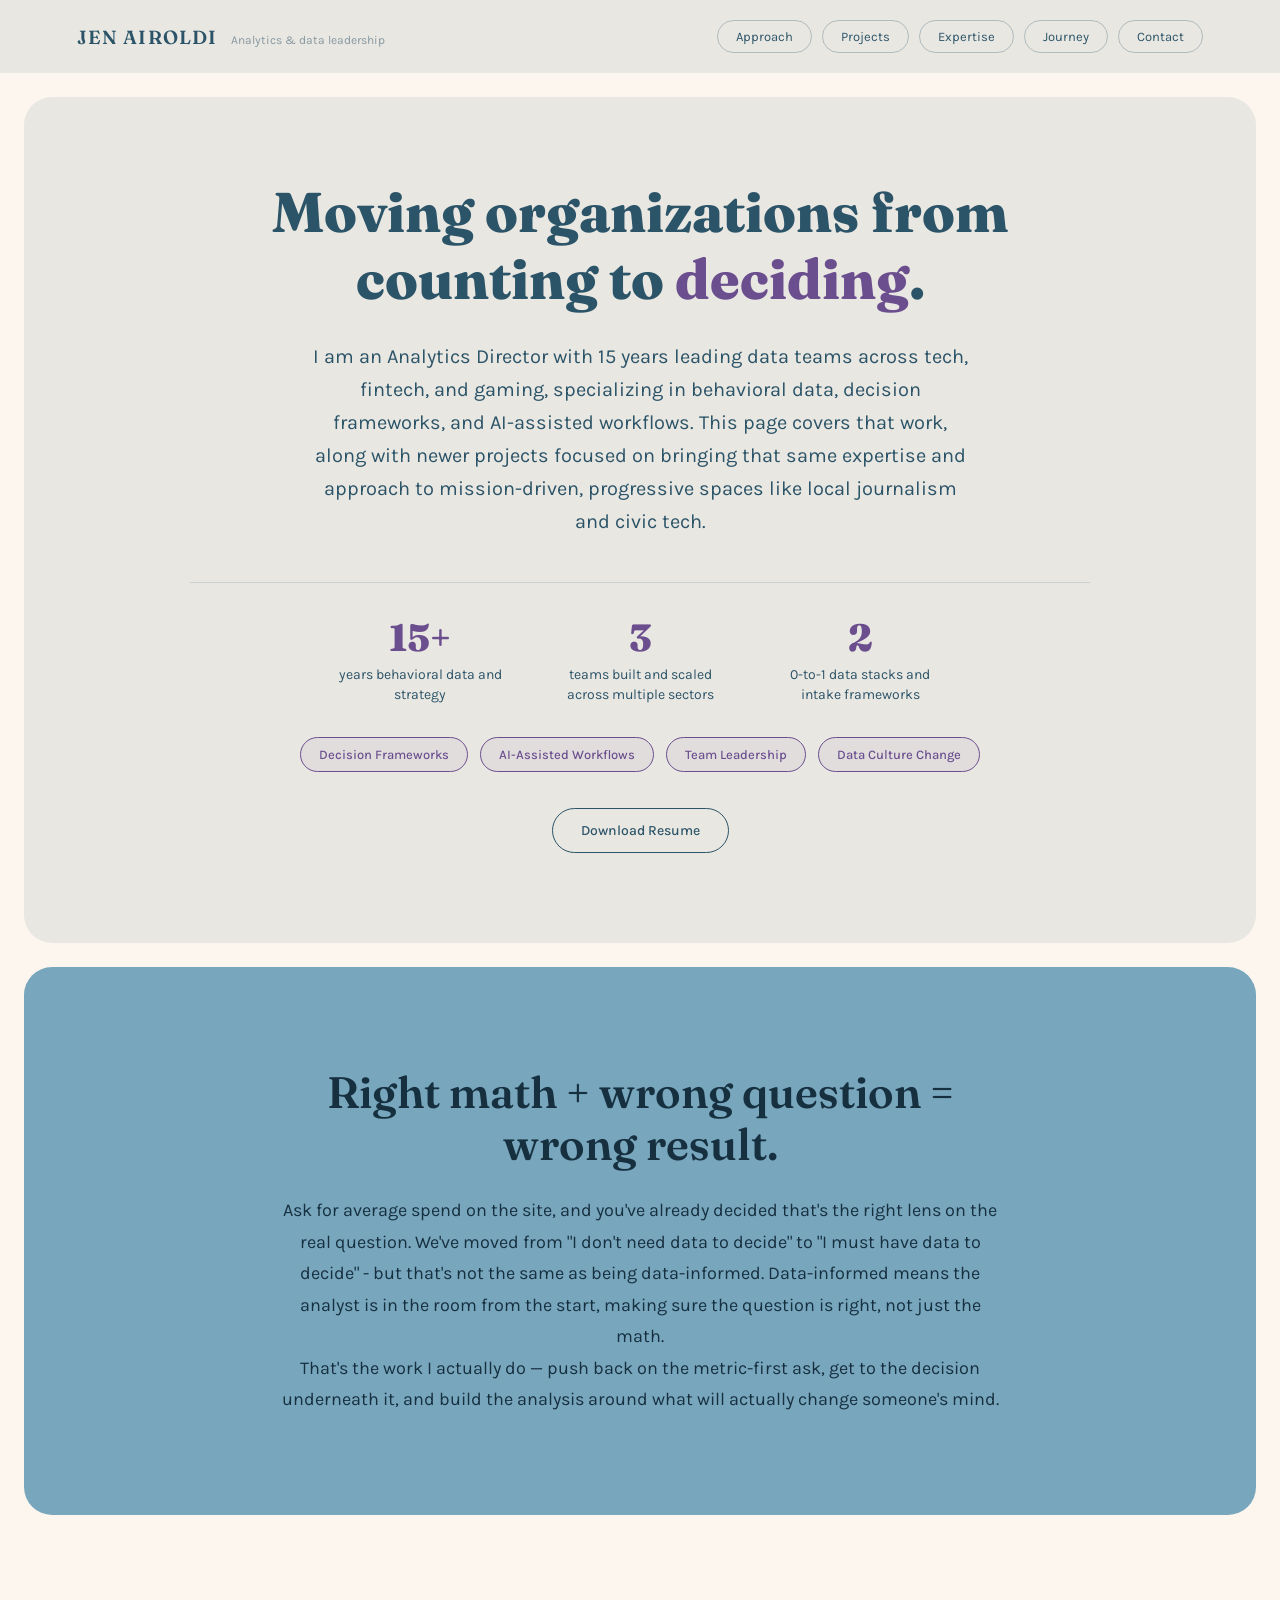
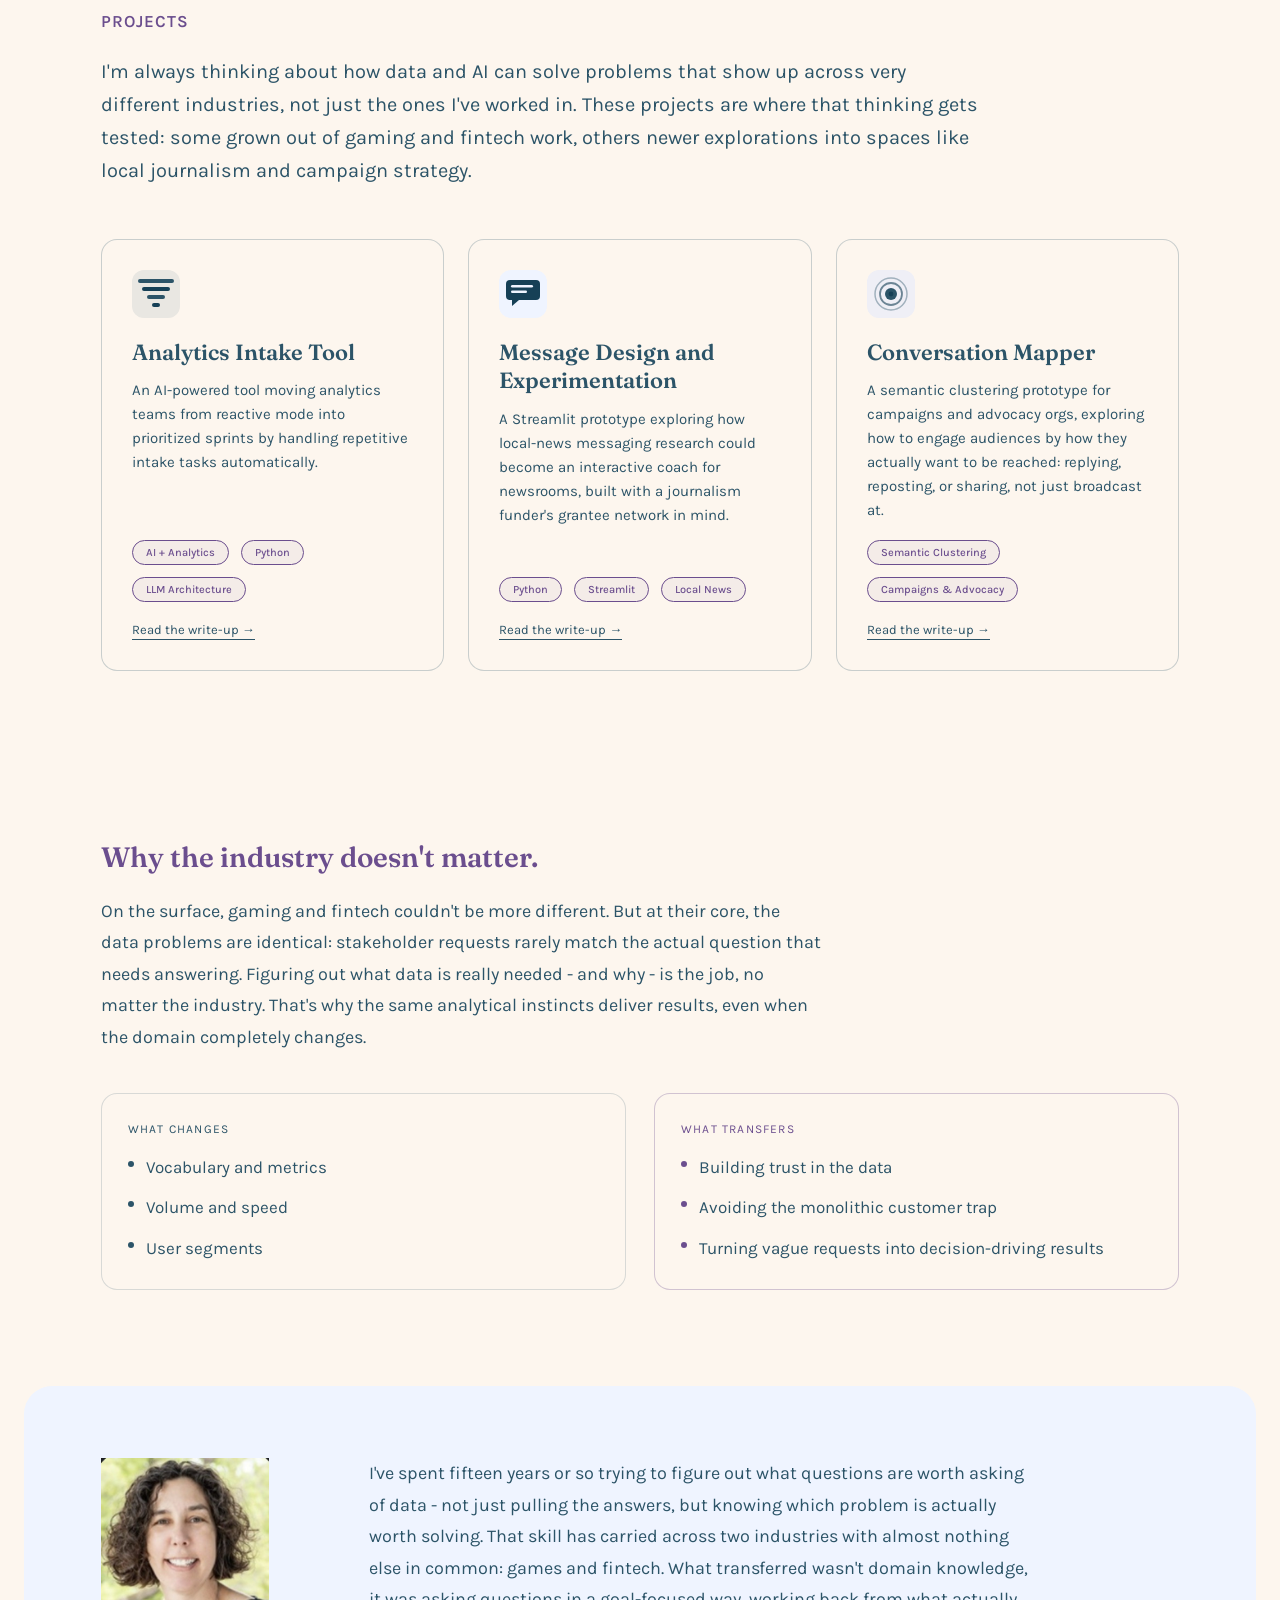
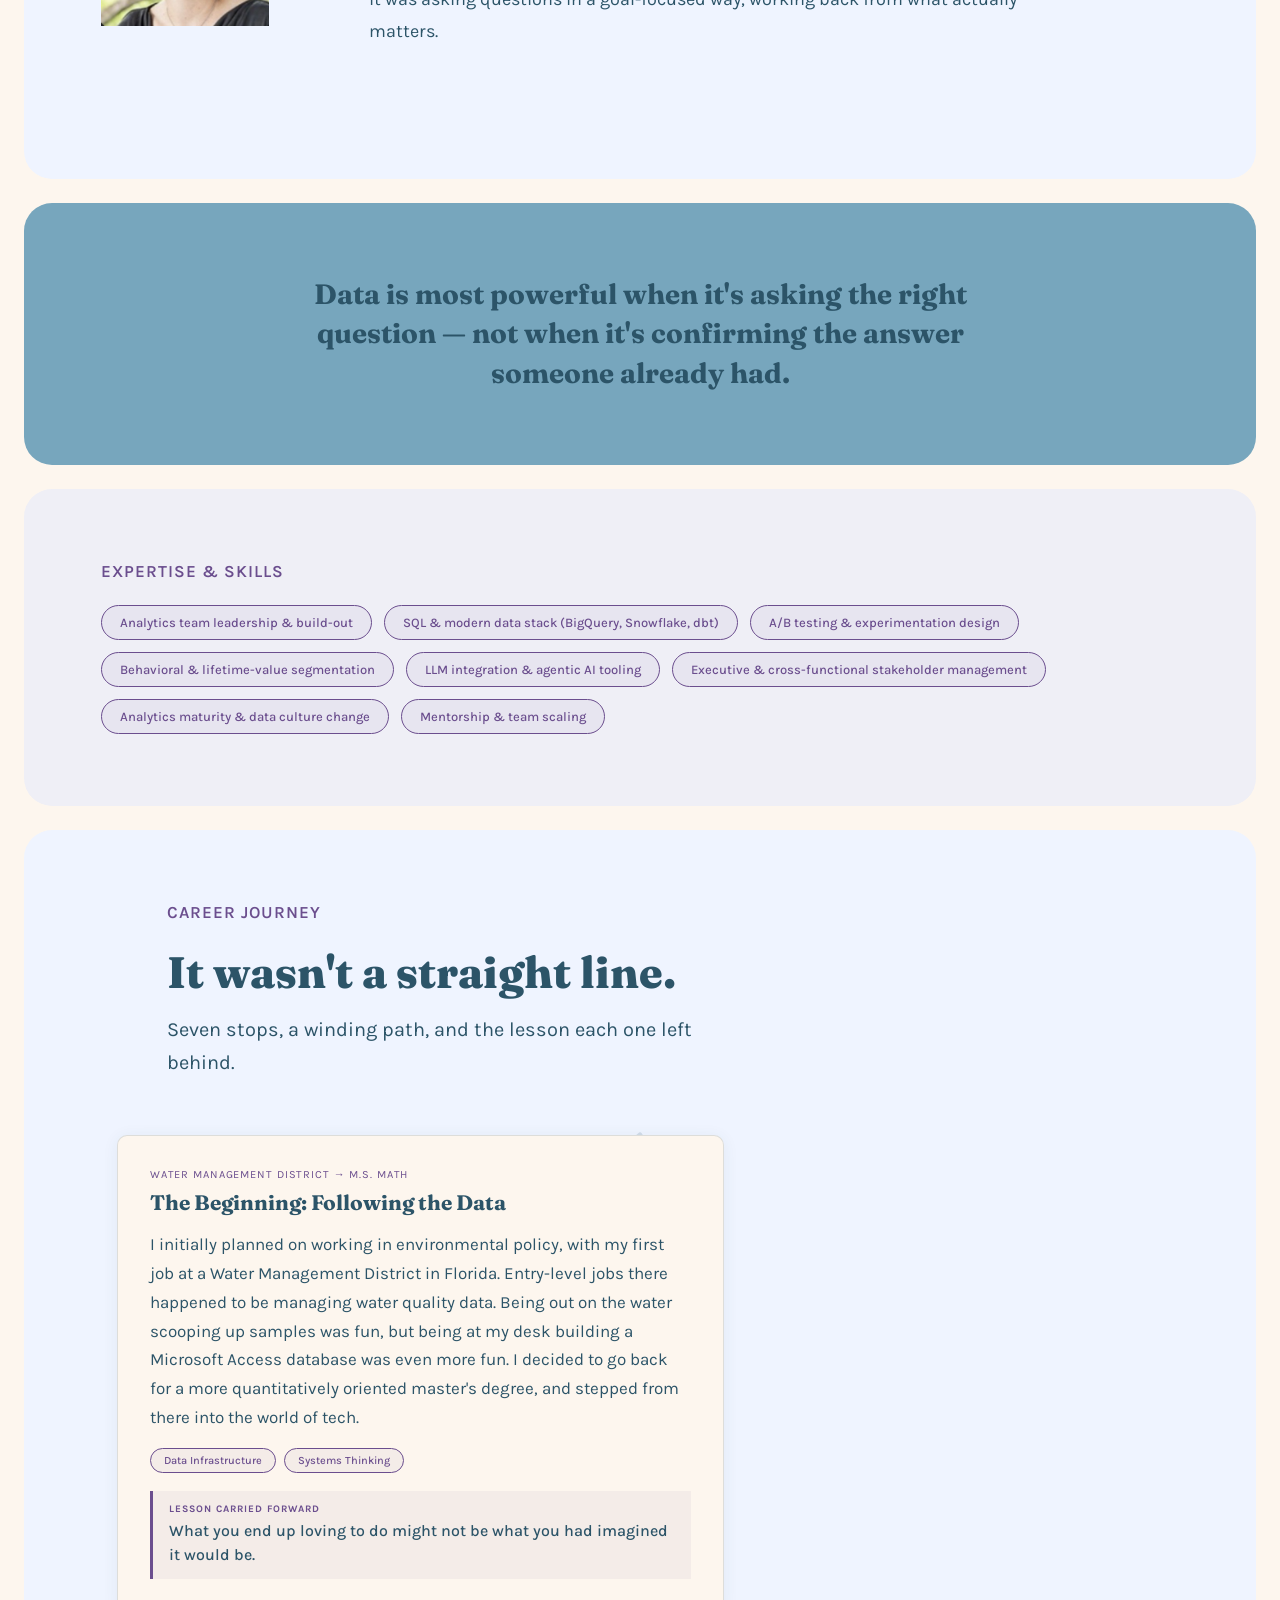
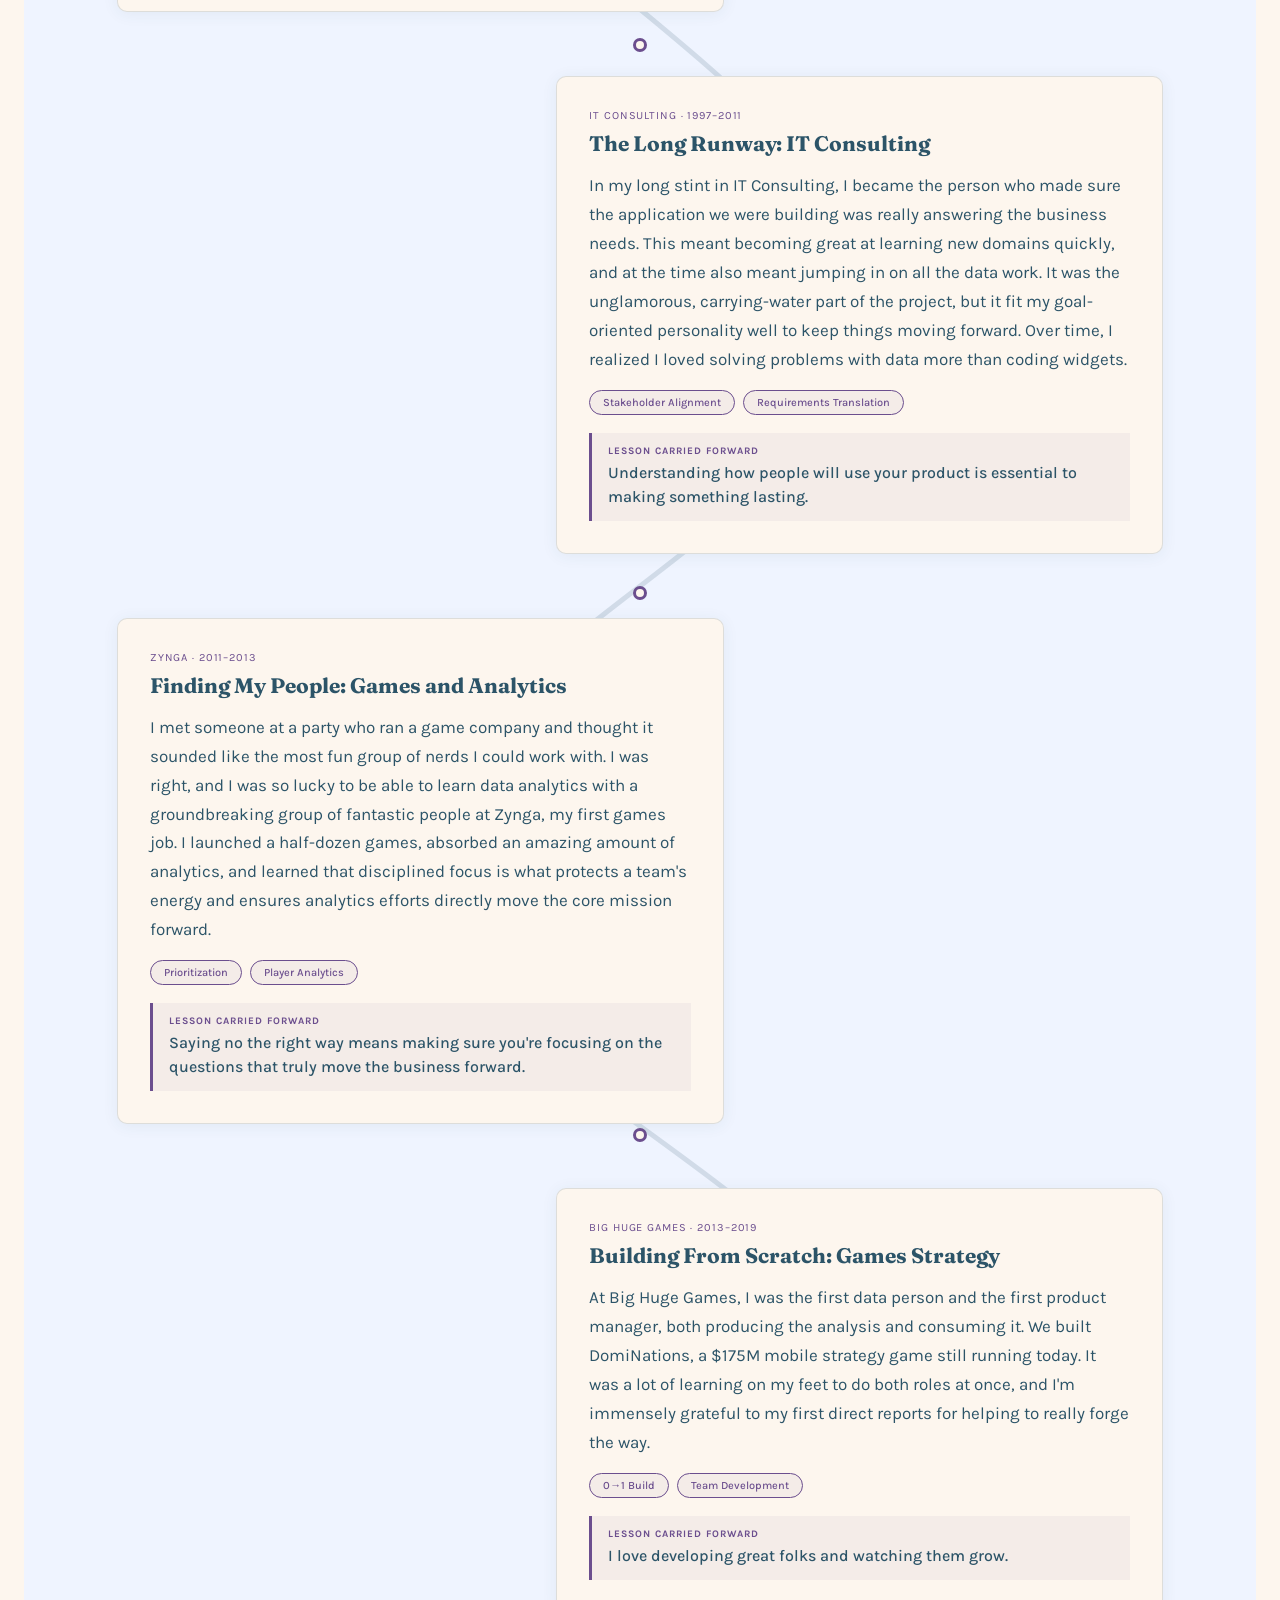
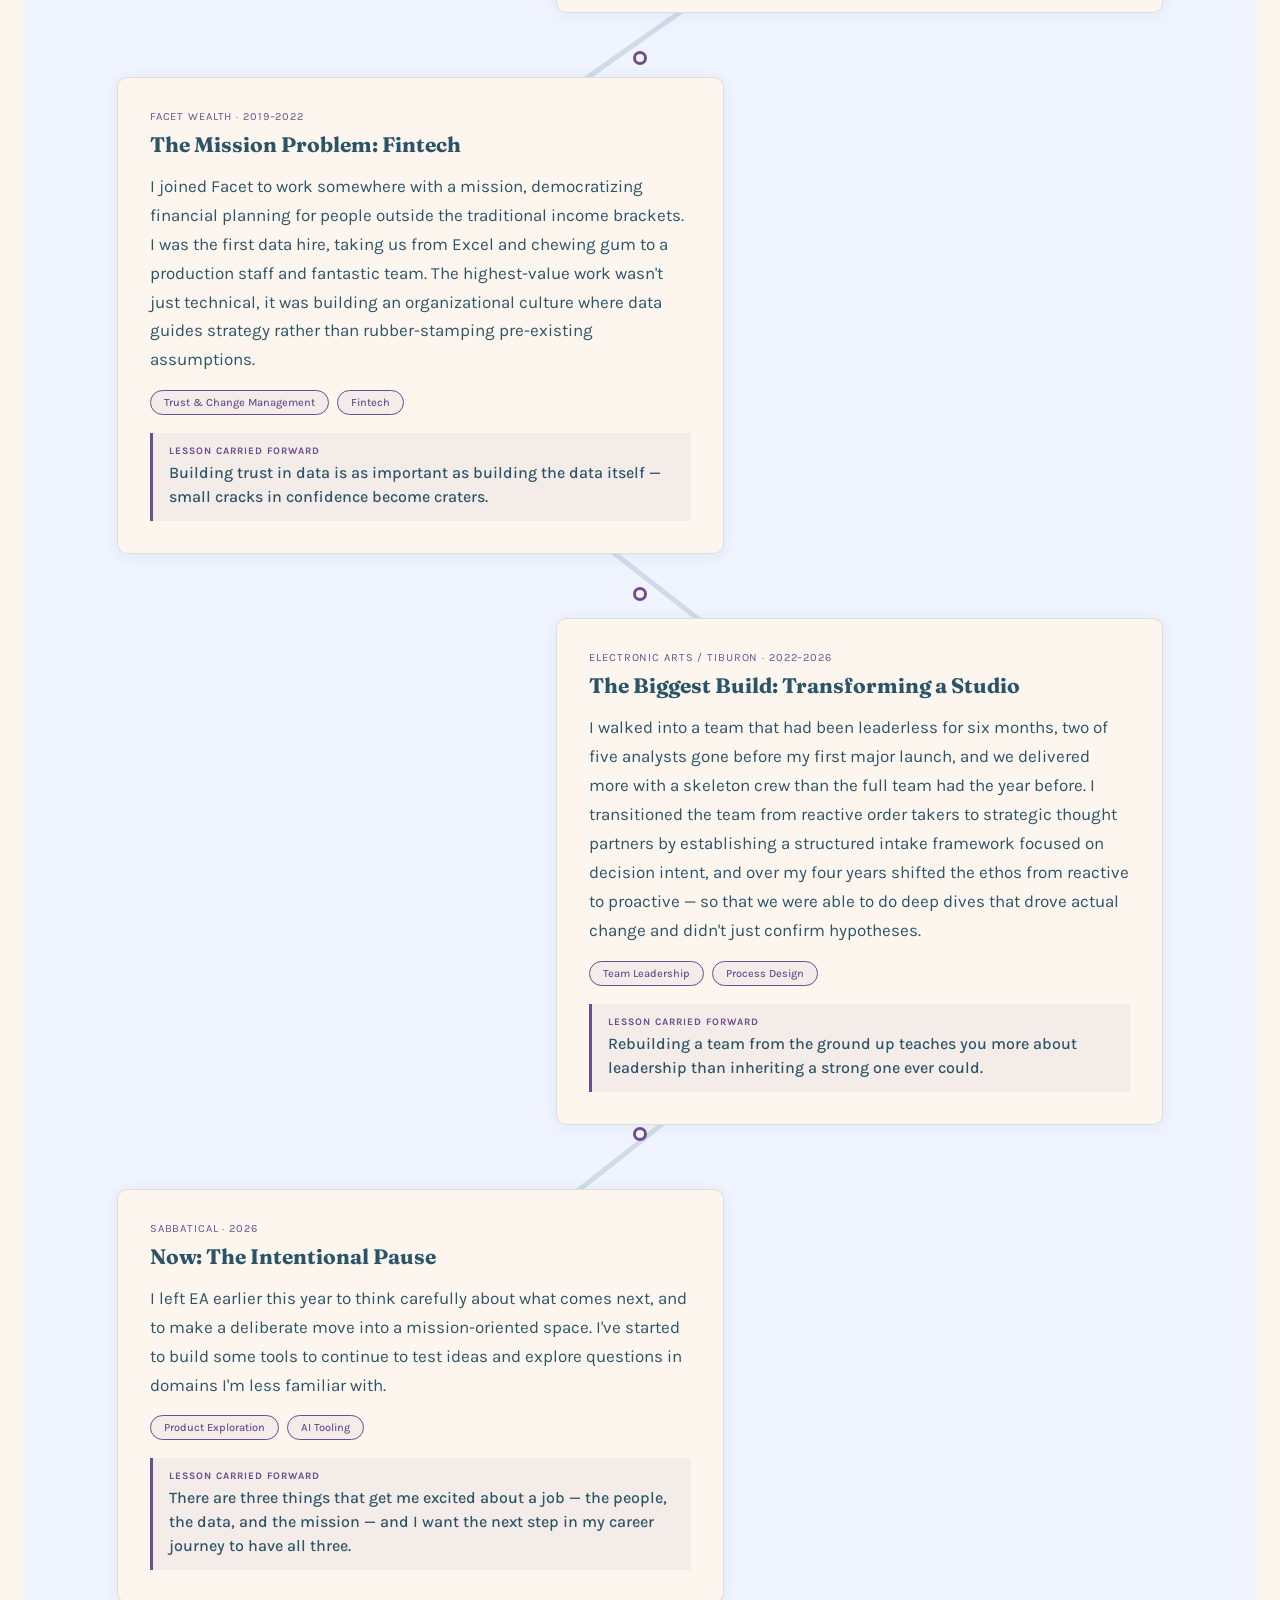
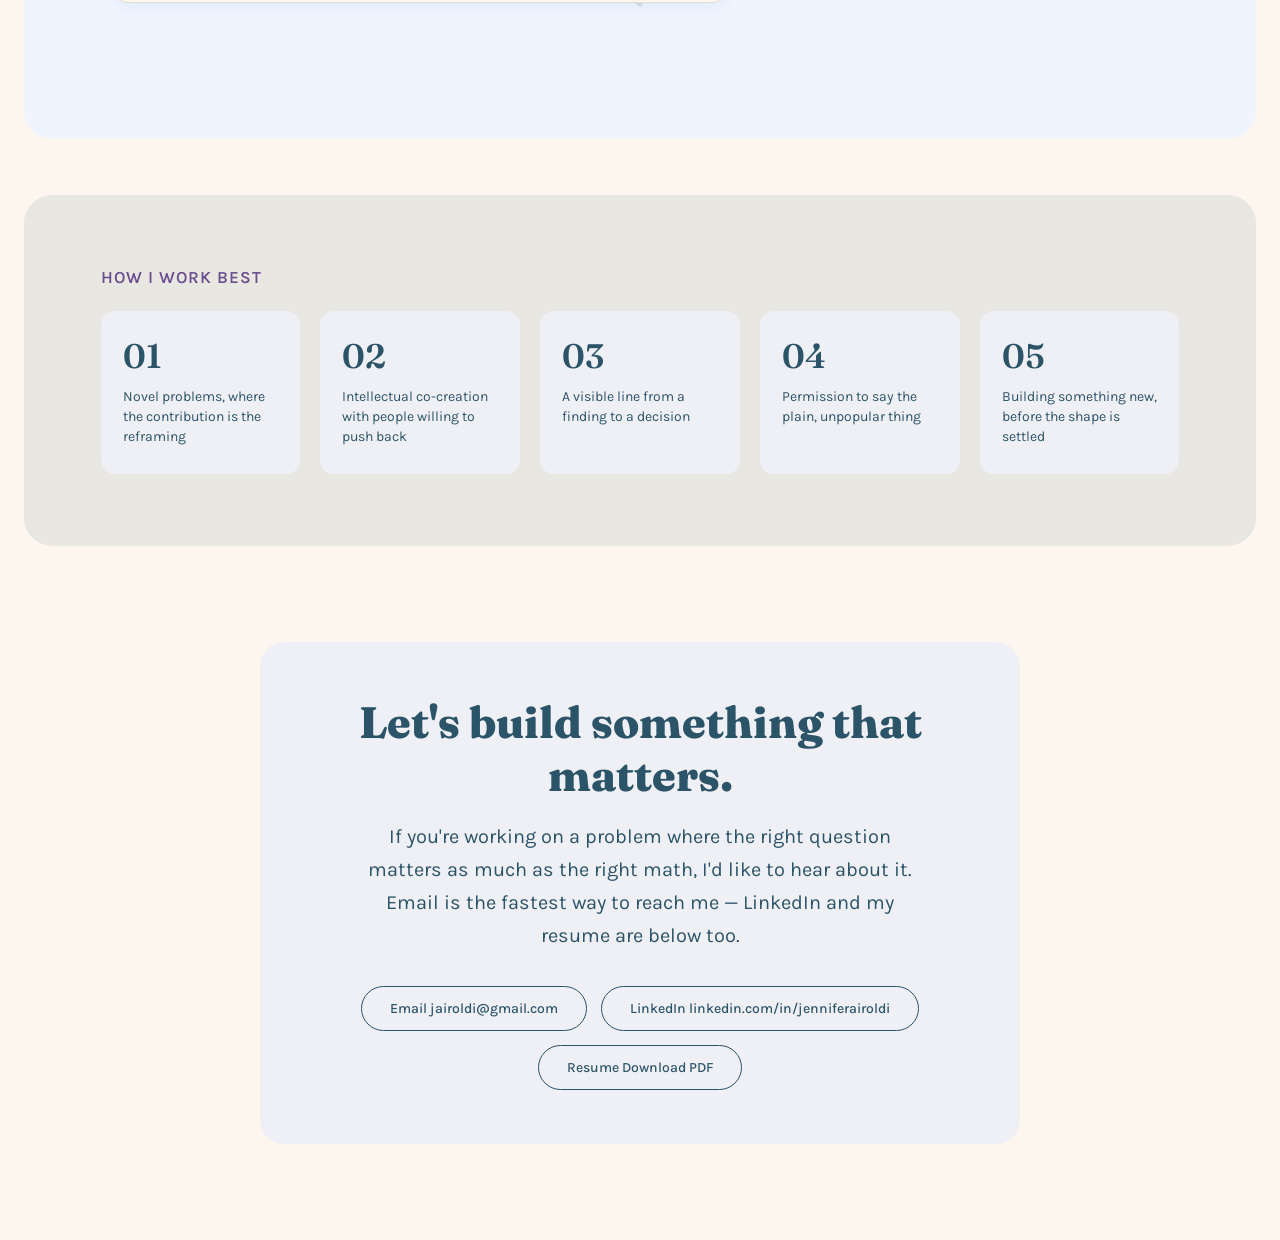
<file: index.html>
<!doctype html>
<html lang="en">
<head>
<meta charset="UTF-8">
<meta name="viewport" content="width=device-width, initial-scale=1.0">
<title>Jen Airoldi</title>
<meta name="description" content="15 years leading data teams across tech, fintech, and gaming — plus newer projects bringing that expertise to mission-driven spaces like local journalism and civic tech.">

<meta property="og:type" content="website">
<meta property="og:url" content="https://jenairoldi.com/">
<meta property="og:title" content="Jen Airoldi — Analytics Leadership & Data Strategy">
<meta property="og:description" content="15 years leading data teams across tech, fintech, and gaming — plus newer projects bringing that expertise to mission-driven spaces like local journalism and civic tech.">
<meta property="og:image" content="https://jenairoldi.com/og-image.png">
<meta property="og:image:width" content="1200">
<meta property="og:image:height" content="630">
<meta name="twitter:card" content="summary_large_image">
<meta name="twitter:title" content="Jen Airoldi — Analytics Leadership & Data Strategy">
<meta name="twitter:description" content="15 years leading data teams across tech, fintech, and gaming — plus newer projects bringing that expertise to mission-driven spaces like local journalism and civic tech.">
<meta name="twitter:image" content="https://jenairoldi.com/og-image.png">

<link rel="preconnect" href="https://fonts.googleapis.com">
<link rel="preconnect" href="https://fonts.gstatic.com" crossorigin>
<link href="https://fonts.googleapis.com/css2?family=Fraunces:opsz,wght@9..144,500;9..144,600;9..144,700&family=Karla:wght@400;500;700&display=swap" rel="stylesheet">
<link rel="stylesheet" href="style.css">
</head>
<body>

<nav class="nav">
  <div class="nav__brand-group">
    <a class="brand" href="#top">Jen Airoldi</a>
    <span class="nav__tagline">Analytics &amp; data leadership</span>
  </div>
  <div class="nav__side">
    <a href="#approach" class="nav-link" data-section="approach">Approach</a>
    <a href="#projects" class="nav-link" data-section="projects">Projects</a>
    <a href="#expertise" class="nav-link" data-section="expertise">Expertise</a>
    <a href="#journey" class="nav-link" data-section="journey">Journey</a>
    <a href="#contact" class="nav-link" data-section="contact">Contact</a>
  </div>
</nav>

<header class="hero" id="top">
  <h1>Moving organizations from counting to <span class="accent">deciding</span>.</h1>
  <p>I am an Analytics Director with 15 years leading data teams across tech, fintech, and gaming, specializing in behavioral data, decision frameworks, and AI-assisted workflows. This page covers that work, along with newer projects focused on bringing that same expertise and approach to mission-driven, progressive spaces like local journalism and civic tech.</p>

  <div class="stat-row">
    <div class="stat">
      <div class="stat__num">15+</div>
      <div class="stat__label">years behavioral data and strategy</div>
    </div>
    <div class="stat">
      <div class="stat__num">3</div>
      <div class="stat__label">teams built and scaled across multiple sectors</div>
    </div>
    <div class="stat">
      <div class="stat__num">2</div>
      <div class="stat__label">0-to-1 data stacks and intake frameworks</div>
    </div>
  </div>

  <div class="pill-group hero-focus-pills">
    <span class="pill pill--purple">Decision Frameworks</span>
    <span class="pill pill--teal">AI-Assisted Workflows</span>
    <span class="pill pill--purple">Team Leadership</span>
    <span class="pill pill--teal">Data Culture Change</span>
  </div>

  <a class="btn-pill" style="margin-top:36px;" href="Jennifer-Airoldi-Resume.pdf" target="_blank">Download Resume</a>
</header>

<!-- ============ APPROACH ============ -->
<section id="approach">
  <div class="block block--dusty js-reveal">
    <div class="block__inner focus-solo">
      <h2>Right math + wrong question = wrong result.</h2>
      <p>Ask for average spend on the site, and you've already decided that's the right lens on the real question. We've moved from "I don't need data to decide" to "I must have data to decide" - but that's not the same as being data-informed. Data-informed means the analyst is in the room from the start, making sure the question is right, not just the math.</p>
      <p>That's the work I actually do — push back on the metric-first ask, get to the decision underneath it, and build the analysis around what will actually change someone's mind.</p>
    </div>
  </div>

  <div class="block js-reveal" id="projects">
    <div class="block__inner">
      <div class="section-label">Projects</div>
      <p class="lede lede--wide">I'm always thinking about how data and AI can solve problems that show up across very different industries, not just the ones I've worked in. These projects are where that thinking gets tested: some grown out of gaming and fintech work, others newer explorations into spaces like local journalism and campaign strategy.</p>
      <div class="project-grid">

        <div class="project-card-v2">
          <div class="project-card-v2__icon">
            <svg viewBox="0 0 48 48" xmlns="http://www.w3.org/2000/svg" role="img" aria-label="Abstract narrowing funnel icon">
              <rect width="48" height="48" fill="#E9E7E2"/>
              <rect x="6" y="9" width="36" height="4" rx="2" fill="#2C5468"/>
              <rect x="10" y="17" width="28" height="4" rx="2" fill="#164056"/>
              <rect x="15" y="25" width="18" height="4" rx="2" fill="#2C5468"/>
              <rect x="20" y="33" width="8" height="4" rx="2" fill="#164056"/>
            </svg>
          </div>
          <div class="project-card-v2__title">Analytics Intake Tool</div>
          <p class="project-card-v2__teaser">An AI-powered tool moving analytics teams from reactive mode into prioritized sprints by handling repetitive intake tasks automatically.</p>
          <div class="pill-group">
            <span class="pill pill--sm pill--teal">AI + Analytics</span>
            <span class="pill pill--sm pill--purple">Python</span>
            <span class="pill pill--sm pill--teal">LLM Architecture</span>
          </div>
          <a class="project-card-v2__link" href="/intake-tool.html">Read the write-up →</a>
        </div>

        <div class="project-card-v2">
          <div class="project-card-v2__icon">
            <svg viewBox="0 0 48 48" xmlns="http://www.w3.org/2000/svg" role="img" aria-label="Abstract message bubble icon">
              <rect width="48" height="48" fill="#EFF4FF"/>
              <rect x="7" y="10" width="34" height="20" rx="4" fill="#164056"/>
              <polygon points="13,30 13,36 20,30" fill="#164056"/>
              <rect x="12" y="15" width="22" height="2.6" rx="1.3" fill="#EFF4FF"/>
              <rect x="12" y="20.5" width="16" height="2.6" rx="1.3" fill="#EFF4FF"/>
            </svg>
          </div>
          <div class="project-card-v2__title">Message Design and Experimentation</div>
          <p class="project-card-v2__teaser">A Streamlit prototype exploring how local-news messaging research could become an interactive coach for newsrooms, built with a journalism funder's grantee network in mind.</p>
          <div class="pill-group">
            <span class="pill pill--sm pill--teal">Python</span>
            <span class="pill pill--sm pill--purple">Streamlit</span>
            <span class="pill pill--sm pill--teal">Local News</span>
          </div>
          <a class="project-card-v2__link" href="/wtw-message-designer.html">Read the write-up →</a>
        </div>

        <div class="project-card-v2">
          <div class="project-card-v2__icon">
            <svg viewBox="0 0 48 48" xmlns="http://www.w3.org/2000/svg" role="img" aria-label="Abstract concentric circles icon">
              <rect width="48" height="48" fill="#EFEFF6"/>
              <circle cx="24" cy="24" r="16" fill="none" stroke="#2C5468" stroke-width="1.5" opacity="0.4"/>
              <circle cx="24" cy="24" r="11" fill="none" stroke="#164056" stroke-width="1.8" opacity="0.6"/>
              <circle cx="24" cy="24" r="6" fill="#2C5468"/>
              <circle cx="24" cy="24" r="2.4" fill="#164056"/>
            </svg>
          </div>
          <div class="project-card-v2__title">Conversation Mapper</div>
          <p class="project-card-v2__teaser">A semantic clustering prototype for campaigns and advocacy orgs, exploring how to engage audiences by how they actually want to be reached: replying, reposting, or sharing, not just broadcast at.</p>
          <div class="pill-group">
            <span class="pill pill--sm pill--purple">Semantic Clustering</span>
            <span class="pill pill--sm pill--teal">Campaigns &amp; Advocacy</span>
          </div>
          <a class="project-card-v2__link" href="/conversation-mapper.html">Read the write-up →</a>
        </div>

      </div>
    </div>
  </div>

  <div class="block js-reveal">
    <div class="block__inner">
      <h2 class="section-lead">Why the industry doesn't matter.</h2>
      <div class="transfer-intro">
        <p>On the surface, gaming and fintech couldn't be more different. But at their core, the data problems are identical: stakeholder requests rarely match the actual question that needs answering. Figuring out what data is really needed - and why - is the job, no matter the industry. That's why the same analytical instincts deliver results, even when the domain completely changes.</p>
      </div>
      <div class="transfer-grid">
        <div class="transfer-col">
          <div class="transfer-col__label">What changes</div>
          <ul>
            <li>Vocabulary and metrics</li>
            <li>Volume and speed</li>
            <li>User segments</li>
          </ul>
        </div>
        <div class="transfer-col transfer-col--accent">
          <div class="transfer-col__label">What transfers</div>
          <ul>
            <li>Building trust in the data</li>
            <li>Avoiding the monolithic customer trap</li>
            <li>Turning vague requests into decision-driving results</li>
          </ul>
        </div>
      </div>
    </div>
  </div>

  <div class="block block--purple-tint js-reveal">
    <div class="block__inner grid-2">
      <div class="about-side">
        <img class="about-photo" src="headshot.jpg" alt="Jen Airoldi">
      </div>
      <div class="bio">
        <p>I've spent fifteen years or so trying to figure out what questions are worth asking of data - not just pulling the answers, but knowing which problem is actually worth solving. That skill has carried across two industries with almost nothing else in common: games and fintech. What transferred wasn't domain knowledge, it was asking questions in a goal-focused way, working back from what actually matters.</p>
      </div>
    </div>
  </div>

  <div class="block block--dusty js-reveal">
    <div class="block__inner block-quote">
      <p>Data is most powerful when it's asking the right question — not when it's confirming the answer someone already had.</p>
    </div>
  </div>

  <div class="block block--card js-reveal" id="expertise">
    <div class="block__inner">
      <div class="section-label">Expertise &amp; skills</div>
      <div class="pill-group">
        <span class="pill pill--teal">Analytics team leadership &amp; build-out</span>
        <span class="pill pill--purple">SQL &amp; modern data stack (BigQuery, Snowflake, dbt)</span>
        <span class="pill pill--teal">A/B testing &amp; experimentation design</span>
        <span class="pill pill--purple">Behavioral &amp; lifetime-value segmentation</span>
        <span class="pill pill--teal">LLM integration &amp; agentic AI tooling</span>
        <span class="pill pill--purple">Executive &amp; cross-functional stakeholder management</span>
        <span class="pill pill--teal">Analytics maturity &amp; data culture change</span>
        <span class="pill pill--purple">Mentorship &amp; team scaling</span>
      </div>
    </div>
  </div>
</section>

<!-- ============ JOURNEY ============ -->
<section id="journey">
  <div class="block block--purple-tint js-reveal" style="padding-left:0; padding-right:0;">
  <div class="block__inner" style="padding: 0 6vw;">
    <div class="section-label">Career journey</div>
    <h2 class="section-title" style="margin-bottom:14px;">It wasn't a straight line.</h2>
    <p class="lede" style="margin-bottom:0;">Seven stops, a winding path, and the lesson each one left behind.</p>
  </div>

  <div class="journey-track" style="margin-top:56px;">
    <svg class="journey-track__path" viewBox="0 0 200 200" preserveAspectRatio="none" aria-hidden="true">
      <path class="journey-track__path-bg" d="" />
      <path class="journey-track__path-fg" d="" />
    </svg>

    <article class="journey-node journey-node--left">
      <div class="journey-card">
        <div class="journey-card__eyebrow">Water Management District → M.S. Math</div>
        <div class="journey-card__title">The Beginning: Following the Data</div>
        <p class="journey-card__story">I initially planned on working in environmental policy, with my first job at a Water Management District in Florida. Entry-level jobs there happened to be managing water quality data. Being out on the water scooping up samples was fun, but being at my desk building a Microsoft Access database was even more fun. I decided to go back for a more quantitatively oriented master's degree, and stepped from there into the world of tech.</p>
        <div class="pill-group">
          <span class="pill pill--sm pill--teal">Data Infrastructure</span>
          <span class="pill pill--sm pill--purple">Systems Thinking</span>
        </div>
        <div class="journey-lesson">
          <div class="journey-lesson__label">Lesson carried forward</div>
          <div class="journey-lesson__text">What you end up loving to do might not be what you had imagined it would be.</div>
        </div>
      </div>
    </article>

    <article class="journey-node journey-node--right">
      <div class="journey-card">
        <div class="journey-card__eyebrow">IT Consulting · 1997–2011</div>
        <div class="journey-card__title">The Long Runway: IT Consulting</div>
        <p class="journey-card__story">In my long stint in IT Consulting, I became the person who made sure the application we were building was really answering the business needs. This meant becoming great at learning new domains quickly, and at the time also meant jumping in on all the data work. It was the unglamorous, carrying-water part of the project, but it fit my goal-oriented personality well to keep things moving forward. Over time, I realized I loved solving problems with data more than coding widgets.</p>
        <div class="pill-group">
          <span class="pill pill--sm pill--teal">Stakeholder Alignment</span>
          <span class="pill pill--sm pill--purple">Requirements Translation</span>
        </div>
        <div class="journey-lesson">
          <div class="journey-lesson__label">Lesson carried forward</div>
          <div class="journey-lesson__text">Understanding how people will use your product is essential to making something lasting.</div>
        </div>
      </div>
    </article>

    <article class="journey-node journey-node--left">
      <div class="journey-card">
        <div class="journey-card__eyebrow">Zynga · 2011–2013</div>
        <div class="journey-card__title">Finding My People: Games and Analytics</div>
        <p class="journey-card__story">I met someone at a party who ran a game company and thought it sounded like the most fun group of nerds I could work with. I was right, and I was so lucky to be able to learn data analytics with a groundbreaking group of fantastic people at Zynga, my first games job. I launched a half-dozen games, absorbed an amazing amount of analytics, and learned that disciplined focus is what protects a team's energy and ensures analytics efforts directly move the core mission forward.</p>
        <div class="pill-group">
          <span class="pill pill--sm pill--purple">Prioritization</span>
          <span class="pill pill--sm pill--teal">Player Analytics</span>
        </div>
        <div class="journey-lesson">
          <div class="journey-lesson__label">Lesson carried forward</div>
          <div class="journey-lesson__text">Saying no the right way means making sure you're focusing on the questions that truly move the business forward.</div>
        </div>
      </div>
    </article>

    <article class="journey-node journey-node--right">
      <div class="journey-card">
        <div class="journey-card__eyebrow">Big Huge Games · 2013–2019</div>
        <div class="journey-card__title">Building From Scratch: Games Strategy</div>
        <p class="journey-card__story">At Big Huge Games, I was the first data person and the first product manager, both producing the analysis and consuming it. We built DomiNations, a $175M mobile strategy game still running today. It was a lot of learning on my feet to do both roles at once, and I'm immensely grateful to my first direct reports for helping to really forge the way.</p>
        <div class="pill-group">
          <span class="pill pill--sm pill--teal">0→1 Build</span>
          <span class="pill pill--sm pill--purple">Team Development</span>
        </div>
        <div class="journey-lesson">
          <div class="journey-lesson__label">Lesson carried forward</div>
          <div class="journey-lesson__text">I love developing great folks and watching them grow.</div>
        </div>
      </div>
    </article>

    <article class="journey-node journey-node--left">
      <div class="journey-card">
        <div class="journey-card__eyebrow">Facet Wealth · 2019–2022</div>
        <div class="journey-card__title">The Mission Problem: Fintech</div>
        <p class="journey-card__story">I joined Facet to work somewhere with a mission, democratizing financial planning for people outside the traditional income brackets. I was the first data hire, taking us from Excel and chewing gum to a production staff and fantastic team. The highest-value work wasn't just technical, it was building an organizational culture where data guides strategy rather than rubber-stamping pre-existing assumptions.</p>
        <div class="pill-group">
          <span class="pill pill--sm pill--purple">Trust &amp; Change Management</span>
          <span class="pill pill--sm pill--teal">Fintech</span>
        </div>
        <div class="journey-lesson">
          <div class="journey-lesson__label">Lesson carried forward</div>
          <div class="journey-lesson__text">Building trust in data is as important as building the data itself — small cracks in confidence become craters.</div>
        </div>
      </div>
    </article>

    <article class="journey-node journey-node--right">
      <div class="journey-card">
        <div class="journey-card__eyebrow">Electronic Arts / Tiburon · 2022–2026</div>
        <div class="journey-card__title">The Biggest Build: Transforming a Studio</div>
        <p class="journey-card__story">I walked into a team that had been leaderless for six months, two of five analysts gone before my first major launch, and we delivered more with a skeleton crew than the full team had the year before. I transitioned the team from reactive order takers to strategic thought partners by establishing a structured intake framework focused on decision intent, and over my four years shifted the ethos from reactive to proactive — so that we were able to do deep dives that drove actual change and didn't just confirm hypotheses.</p>
        <div class="pill-group">
          <span class="pill pill--sm pill--teal">Team Leadership</span>
          <span class="pill pill--sm pill--purple">Process Design</span>
        </div>
        <div class="journey-lesson">
          <div class="journey-lesson__label">Lesson carried forward</div>
          <div class="journey-lesson__text">Rebuilding a team from the ground up teaches you more about leadership than inheriting a strong one ever could.</div>
        </div>
      </div>
    </article>

    <article class="journey-node journey-node--left">
      <div class="journey-card">
        <div class="journey-card__eyebrow">Sabbatical · 2026</div>
        <div class="journey-card__title">Now: The Intentional Pause</div>
        <p class="journey-card__story">I left EA earlier this year to think carefully about what comes next, and to make a deliberate move into a mission-oriented space. I've started to build some tools to continue to test ideas and explore questions in domains I'm less familiar with.</p>
        <div class="pill-group">
          <span class="pill pill--sm pill--purple">Product Exploration</span>
          <span class="pill pill--sm pill--teal">AI Tooling</span>
        </div>
        <div class="journey-lesson">
          <div class="journey-lesson__label">Lesson carried forward</div>
          <div class="journey-lesson__text">There are three things that get me excited about a job — the people, the data, and the mission — and I want the next step in my career journey to have all three.</div>
        </div>
      </div>
    </article>
  </div>
  </div>

  <div class="block block--teal-tint js-reveal" style="margin-top:56px;">
    <div class="block__inner">
      <div class="section-label">How I work best</div>
      <div class="pillars">
        <div class="pillar-tile">
          <div class="pillar-tile__num">01</div>
          <div class="pillar-tile__label">Novel problems, where the contribution is the reframing</div>
        </div>
        <div class="pillar-tile">
          <div class="pillar-tile__num">02</div>
          <div class="pillar-tile__label">Intellectual co-creation with people willing to push back</div>
        </div>
        <div class="pillar-tile">
          <div class="pillar-tile__num">03</div>
          <div class="pillar-tile__label">A visible line from a finding to a decision</div>
        </div>
        <div class="pillar-tile">
          <div class="pillar-tile__num">04</div>
          <div class="pillar-tile__label">Permission to say the plain, unpopular thing</div>
        </div>
        <div class="pillar-tile">
          <div class="pillar-tile__num">05</div>
          <div class="pillar-tile__label">Building something new, before the shape is settled</div>
        </div>
      </div>
    </div>
  </div>
</section>

<!-- ============ CONTACT ============ -->
<section id="contact">
  <div class="block js-reveal">
    <div class="contact-card">
      <h2 class="section-title">Let's build something that matters.</h2>
      <p class="lede">If you're working on a problem where the right question matters as much as the right math, I'd like to hear about it. Email is the fastest way to reach me — LinkedIn and my resume are below too.</p>
      <div class="contact-pill-row">
        <a class="btn-pill" href="mailto:jairoldi@gmail.com">Email jairoldi@gmail.com</a>
        <a class="btn-pill" href="https://www.linkedin.com/in/jenniferairoldi/" target="_blank" rel="noopener">LinkedIn linkedin.com/in/jenniferairoldi</a>
        <a class="btn-pill" href="Jennifer-Airoldi-Resume.pdf" target="_blank">Resume Download PDF</a>
      </div>
    </div>
  </div>
</section>

<script>
(function () {
  var reduceMotion = window.matchMedia && window.matchMedia('(prefers-reduced-motion: reduce)').matches;

  // Generic scroll-reveal for section blocks
  var revealEls = Array.prototype.slice.call(document.querySelectorAll('.js-reveal'));
  if (reduceMotion || !('IntersectionObserver' in window)) {
    revealEls.forEach(function (el) { el.classList.add('is-visible'); });
  } else {
    var revealObserver = new IntersectionObserver(function (entries) {
      entries.forEach(function (entry) {
        if (entry.isIntersecting) {
          entry.target.classList.add('is-visible');
          revealObserver.unobserve(entry.target);
        }
      });
    }, { threshold: 0, rootMargin: '0px 0px -8% 0px' });
    revealEls.forEach(function (el) { revealObserver.observe(el); });
  }

  // Scrollspy: highlight the current section's nav link
  var navLinks = Array.prototype.slice.call(document.querySelectorAll('.nav-link'));
  var sections = navLinks.map(function (link) {
    return document.getElementById(link.dataset.section);
  });
  if ('IntersectionObserver' in window && sections.length) {
    var sectionStatus = {};
    function updateCurrent() {
      var current = null;
      sections.forEach(function (s) {
        if (s && sectionStatus[s.id]) current = s.id;
      });
      navLinks.forEach(function (l) {
        l.classList.toggle('is-current', l.dataset.section === current);
      });
    }
    var spy = new IntersectionObserver(function (entries) {
      entries.forEach(function (entry) {
        sectionStatus[entry.target.id] = entry.isIntersecting;
      });
      updateCurrent();
    }, { rootMargin: '-90px 0px -60% 0px', threshold: 0 });
    sections.forEach(function (s) { if (s) spy.observe(s); });
  }

  // Journey winding path
  var track = document.querySelector('.journey-track');
  var svg = document.querySelector('.journey-track__path');
  var pathBg = document.querySelector('.journey-track__path-bg');
  var pathFg = document.querySelector('.journey-track__path-fg');
  var cards = Array.prototype.slice.call(document.querySelectorAll('.journey-card'));

  if (!track || !svg || !pathBg || !pathFg) {
    cards.forEach(function (c) { c.classList.add('is-visible'); });
    return;
  }

  function isDesktopLayout() {
    return window.matchMedia('(min-width: 901px)').matches;
  }

  function catmullRomToBezier(pts) {
    var d = 'M ' + pts[0].x.toFixed(1) + ',' + pts[0].y.toFixed(1) + ' ';
    var n = pts.length;
    for (var i = 0; i < n - 1; i++) {
      var p0 = i - 1 >= 0 ? pts[i - 1] : pts[i];
      var p1 = pts[i];
      var p2 = pts[i + 1];
      var p3 = i + 2 < n ? pts[i + 2] : pts[i + 1];
      var c1x = p1.x + (p2.x - p0.x) / 6;
      var c1y = p1.y + (p2.y - p0.y) / 6;
      var c2x = p2.x - (p3.x - p1.x) / 6;
      var c2y = p2.y - (p3.y - p1.y) / 6;
      d += 'C ' + c1x.toFixed(1) + ',' + c1y.toFixed(1) + ' ' +
                   c2x.toFixed(1) + ',' + c2y.toFixed(1) + ' ' +
                   p2.x.toFixed(1) + ',' + p2.y.toFixed(1) + ' ';
    }
    return d.trim();
  }

  var pathLength = 0;

  function clearDots() {
    var old = track.querySelectorAll('.journey-dot');
    for (var i = 0; i < old.length; i++) old[i].remove();
  }

  function build() {
    if (!isDesktopLayout()) {
      svg.style.display = 'none';
      clearDots();
      return;
    }
    svg.style.display = '';

    var nodes = Array.prototype.slice.call(track.querySelectorAll('.journey-node'));
    if (nodes.length < 2) return;

    var w = track.clientWidth;
    var h = track.scrollHeight;
    svg.setAttribute('viewBox', '0 0 ' + w + ' ' + h);

    var centers = nodes.map(function (node) {
      var cy = node.offsetTop + node.offsetHeight / 2;
      var isLeft = node.classList.contains('journey-node--left');
      var cx = isLeft ? w * 0.30 : w * 0.70;
      return { x: cx, y: cy };
    });

    var pts = [{ x: w * 0.5, y: 0 }].concat(centers).concat([{ x: w * 0.5, y: h }]);
    var d = catmullRomToBezier(pts);
    pathBg.setAttribute('d', d);
    pathFg.setAttribute('d', d);

    clearDots();
    for (var i = 0; i < centers.length - 1; i++) {
      var midY = (centers[i].y + centers[i + 1].y) / 2;
      var dot = document.createElement('div');
      dot.className = 'journey-dot';
      dot.style.left = '50%';
      dot.style.top = midY + 'px';
      track.appendChild(dot);
    }

    pathLength = pathFg.getTotalLength();
    pathFg.style.strokeDasharray = pathLength;
    pathFg.style.strokeDashoffset = reduceMotion ? 0 : pathLength;
    if (!reduceMotion) updateDraw();
  }

  function updateDraw() {
    if (!isDesktopLayout() || reduceMotion) return;
    var rect = track.getBoundingClientRect();
    var vh = window.innerHeight;
    var total = rect.height + vh;
    var scrolled = vh - rect.top;
    var progress = Math.max(0, Math.min(1, scrolled / total));
    pathFg.style.strokeDashoffset = pathLength * (1 - progress);
  }

  var ticking = false;
  function onScroll() {
    if (!ticking) {
      window.requestAnimationFrame(function () {
        updateDraw();
        ticking = false;
      });
      ticking = true;
    }
  }

  var resizeTimer;
  function onResize() {
    clearTimeout(resizeTimer);
    resizeTimer = setTimeout(build, 150);
  }

  build();
  window.addEventListener('scroll', onScroll, { passive: true });
  window.addEventListener('resize', onResize);
  if (document.fonts && document.fonts.ready) {
    document.fonts.ready.then(build);
  }

  if (reduceMotion) {
    cards.forEach(function (c) { c.classList.add('is-visible'); });
  } else if ('IntersectionObserver' in window) {
    var cardObserver = new IntersectionObserver(function (entries) {
      entries.forEach(function (entry) {
        if (entry.isIntersecting) {
          entry.target.classList.add('is-visible');
          cardObserver.unobserve(entry.target);
        }
      });
    }, { threshold: 0.25, rootMargin: '0px 0px -10% 0px' });
    cards.forEach(function (c) { cardObserver.observe(c); });
  } else {
    cards.forEach(function (c) { c.classList.add('is-visible'); });
  }
})();
</script>

</body>
</html>
</file>
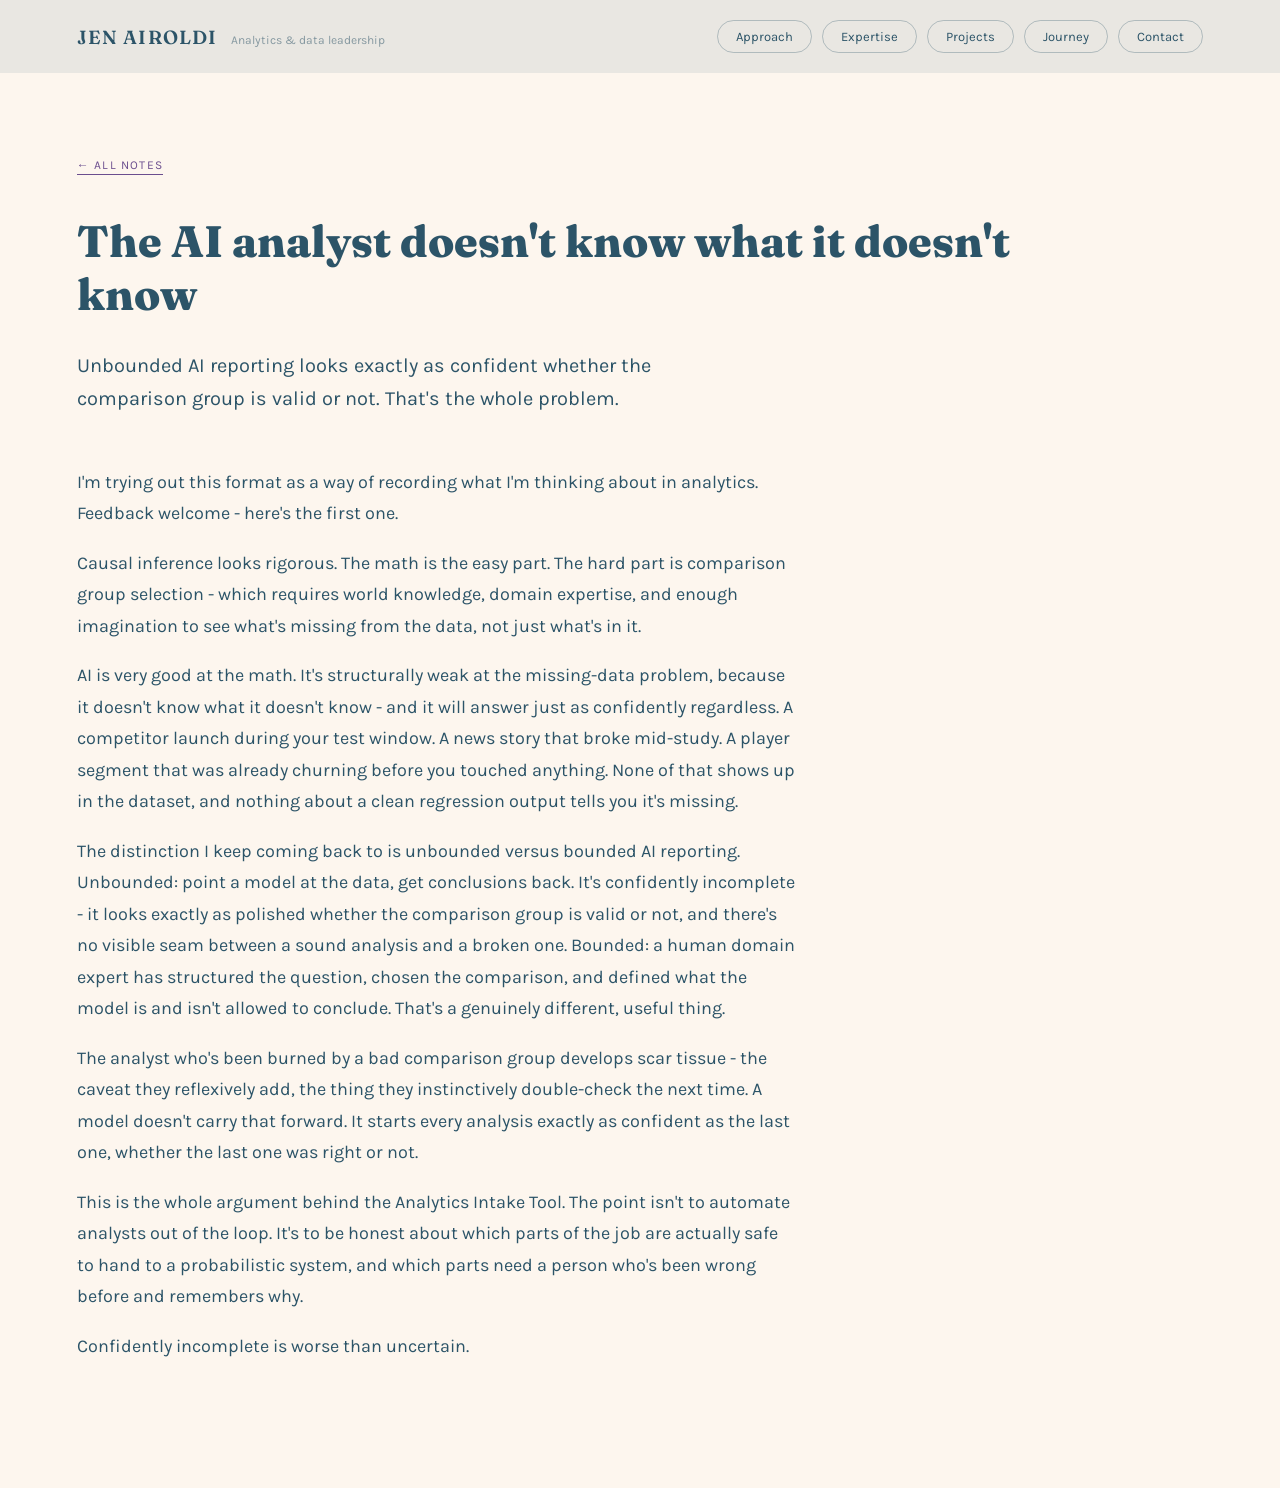
<file: bounded-ai-reporting.html>
<!doctype html>
<html lang="en">
<head>
<meta charset="UTF-8">
<meta name="viewport" content="width=device-width, initial-scale=1.0">
<title>The AI analyst doesn't know what it doesn't know — Jen Airoldi</title>
<meta name="description" content="Unbounded AI reporting looks exactly as confident whether the comparison group is valid or not. That's the whole problem.">
<link rel="preconnect" href="https://fonts.googleapis.com">
<link rel="preconnect" href="https://fonts.gstatic.com" crossorigin>
<link href="https://fonts.googleapis.com/css2?family=Fraunces:opsz,wght@9..144,500;9..144,600;9..144,700&family=Karla:wght@400;500;700&display=swap" rel="stylesheet">
<link rel="stylesheet" href="style.css">
</head>
<body>

<nav class="nav">
  <div class="nav__brand-group">
    <a class="brand" href="/">Jen Airoldi</a>
    <span class="nav__tagline">Analytics &amp; data leadership</span>
  </div>
  <div class="nav__side">
    <a href="/#approach">Approach</a>
    <a href="/#expertise">Expertise</a>
    <a href="/#projects">Projects</a>
    <a href="/#journey">Journey</a>
    <a href="/#contact">Contact</a>
  </div>
</nav>

<main class="page">
  <a class="back-link" href="/notes.html">← All Notes</a>
  <h1>The AI analyst doesn't know what it doesn't know</h1>
  <p class="lede">Unbounded AI reporting looks exactly as confident whether the comparison group is valid or not. That's the whole problem.</p>

  <div class="article">
    <p>I'm trying out this format as a way of recording what I'm thinking about in analytics. Feedback welcome - here's the first one.</p>

    <p>Causal inference looks rigorous. The math is the easy part. The hard part is comparison group selection - which requires world knowledge, domain expertise, and enough imagination to see what's missing from the data, not just what's in it.</p>

    <p>AI is very good at the math. It's structurally weak at the missing-data problem, because it doesn't know what it doesn't know - and it will answer just as confidently regardless. A competitor launch during your test window. A news story that broke mid-study. A player segment that was already churning before you touched anything. None of that shows up in the dataset, and nothing about a clean regression output tells you it's missing.</p>

    <p>The distinction I keep coming back to is unbounded versus bounded AI reporting. Unbounded: point a model at the data, get conclusions back. It's confidently incomplete - it looks exactly as polished whether the comparison group is valid or not, and there's no visible seam between a sound analysis and a broken one. Bounded: a human domain expert has structured the question, chosen the comparison, and defined what the model is and isn't allowed to conclude. That's a genuinely different, useful thing.</p>

    <p>The analyst who's been burned by a bad comparison group develops scar tissue - the caveat they reflexively add, the thing they instinctively double-check the next time. A model doesn't carry that forward. It starts every analysis exactly as confident as the last one, whether the last one was right or not.</p>

    <p>This is the whole argument behind the <a href="/intake-tool.html">Analytics Intake Tool</a>. The point isn't to automate analysts out of the loop. It's to be honest about which parts of the job are actually safe to hand to a probabilistic system, and which parts need a person who's been wrong before and remembers why.</p>

    <p>Confidently incomplete is worse than uncertain.</p>
  </div>
</main>

</body>
</html>
</file>
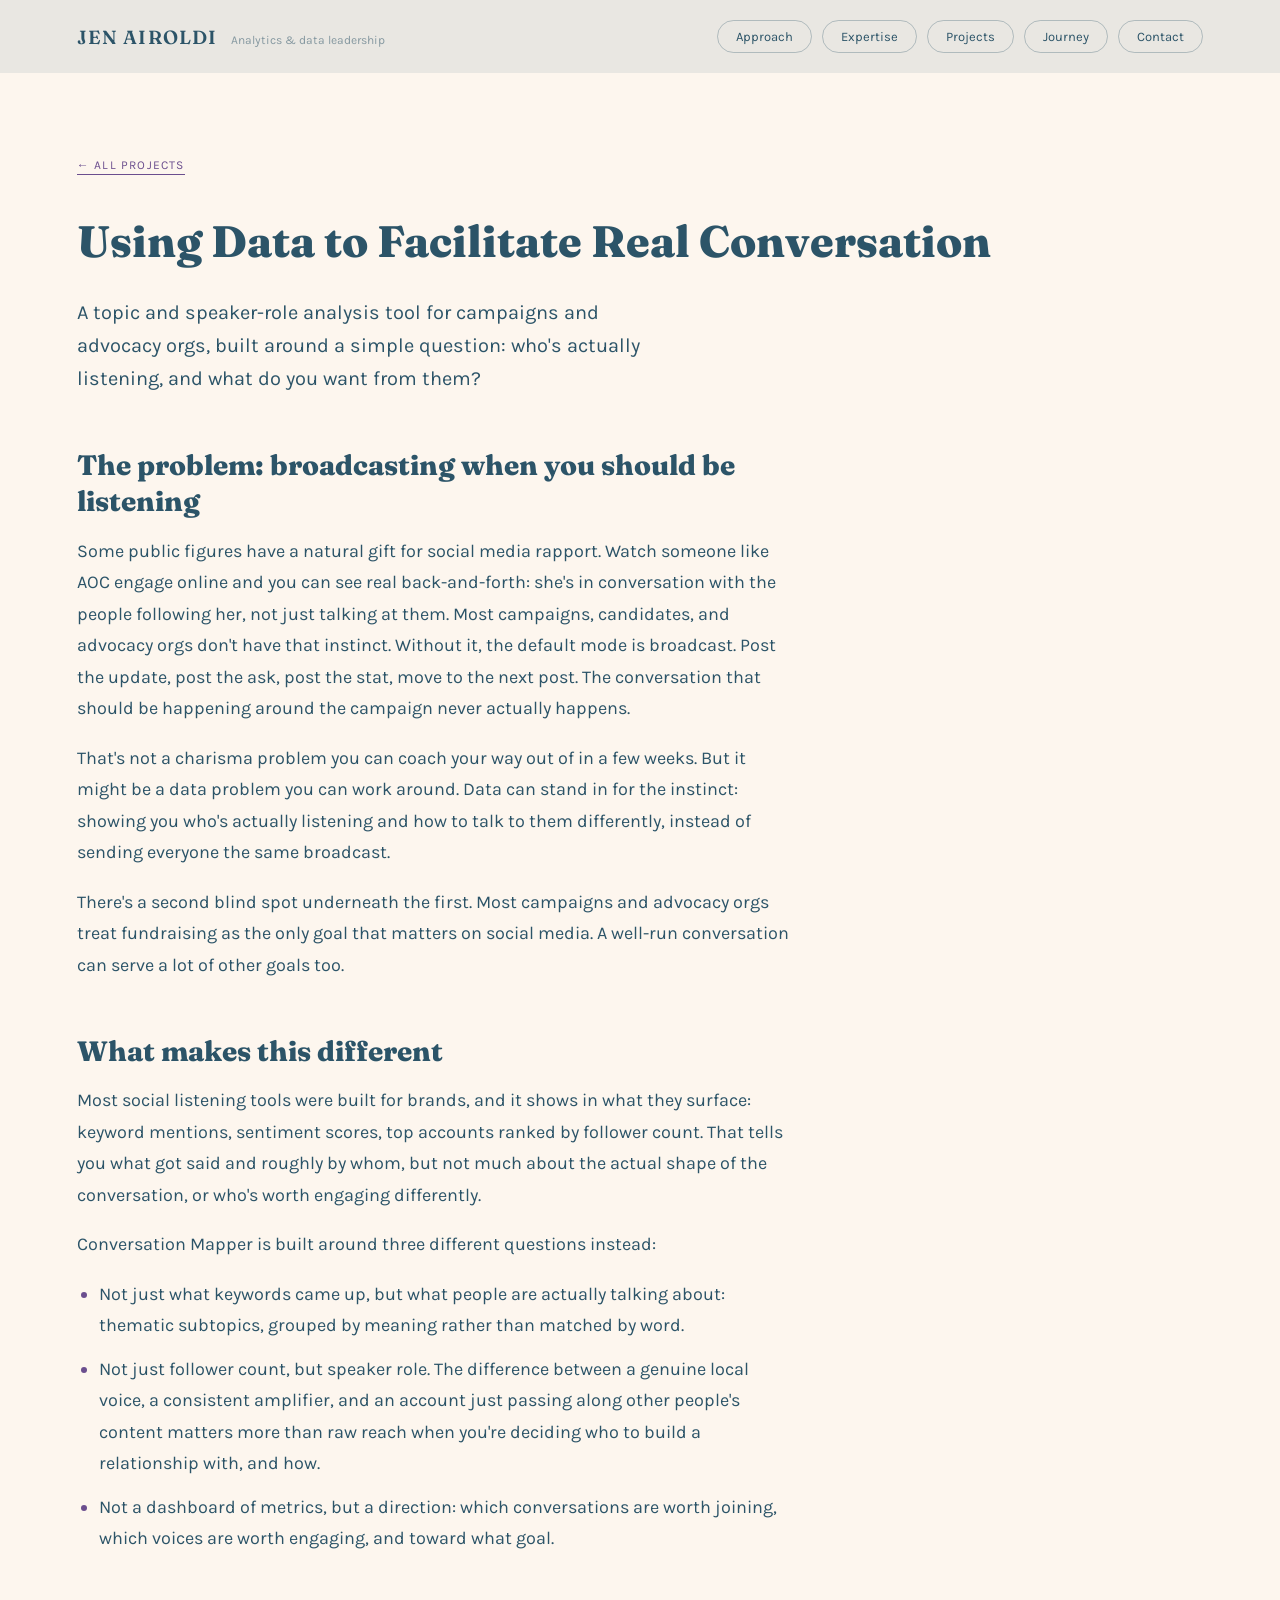
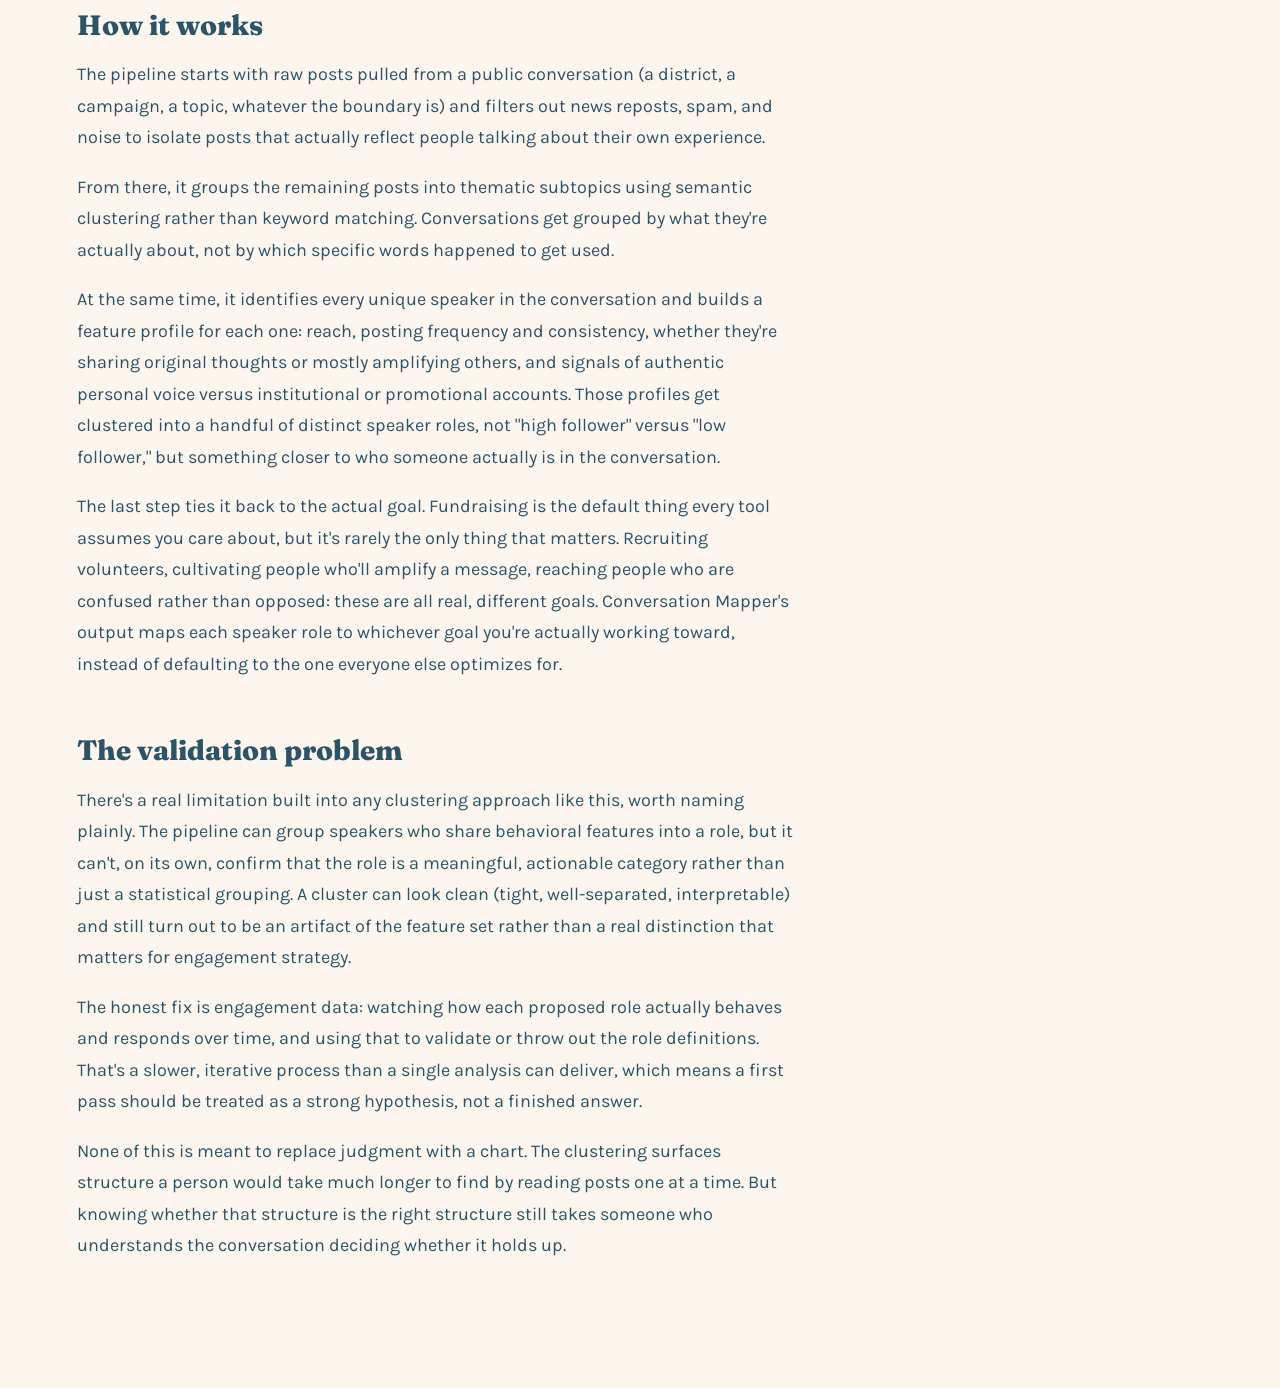
<file: conversation-mapper.html>
<!doctype html>
<html lang="en">
<head>
<meta charset="UTF-8">
<meta name="viewport" content="width=device-width, initial-scale=1.0">
<title>Using Data to Facilitate Real Conversation — Jen Airoldi</title>
<meta name="description" content="A topic and speaker-role analysis tool for campaigns and advocacy orgs, built around a simple question: who's actually listening, and what do you want from them?">
<link rel="preconnect" href="https://fonts.googleapis.com">
<link rel="preconnect" href="https://fonts.gstatic.com" crossorigin>
<link href="https://fonts.googleapis.com/css2?family=Fraunces:opsz,wght@9..144,500;9..144,600;9..144,700&family=Karla:wght@400;500;700&display=swap" rel="stylesheet">
<link rel="stylesheet" href="style.css">
</head>
<body>

<nav class="nav">
  <div class="nav__brand-group">
    <a class="brand" href="/">Jen Airoldi</a>
    <span class="nav__tagline">Analytics &amp; data leadership</span>
  </div>
  <div class="nav__side">
    <a href="/#approach">Approach</a>
    <a href="/#expertise">Expertise</a>
    <a href="/#projects">Projects</a>
    <a href="/#journey">Journey</a>
    <a href="/#contact">Contact</a>
  </div>
</nav>

<main class="page">
  <a class="back-link" href="/#projects">← All Projects</a>
  <h1>Using Data to Facilitate Real Conversation</h1>
  <p class="lede">A topic and speaker-role analysis tool for campaigns and advocacy orgs, built around a simple question: who's actually listening, and what do you want from them?</p>

  <div class="article">
    <h2>The problem: broadcasting when you should be listening</h2>
    <p>Some public figures have a natural gift for social media rapport. Watch someone like AOC engage online and you can see real back-and-forth: she's in conversation with the people following her, not just talking at them. Most campaigns, candidates, and advocacy orgs don't have that instinct. Without it, the default mode is broadcast. Post the update, post the ask, post the stat, move to the next post. The conversation that should be happening around the campaign never actually happens.</p>
    <p>That's not a charisma problem you can coach your way out of in a few weeks. But it might be a data problem you can work around. Data can stand in for the instinct: showing you who's actually listening and how to talk to them differently, instead of sending everyone the same broadcast.</p>
    <p>There's a second blind spot underneath the first. Most campaigns and advocacy orgs treat fundraising as the only goal that matters on social media. A well-run conversation can serve a lot of other goals too.</p>

    <h2>What makes this different</h2>
    <p>Most social listening tools were built for brands, and it shows in what they surface: keyword mentions, sentiment scores, top accounts ranked by follower count. That tells you what got said and roughly by whom, but not much about the actual shape of the conversation, or who's worth engaging differently.</p>
    <p>Conversation Mapper is built around three different questions instead:</p>
    <ul>
      <li>Not just what keywords came up, but what people are actually talking about: thematic subtopics, grouped by meaning rather than matched by word.</li>
      <li>Not just follower count, but speaker role. The difference between a genuine local voice, a consistent amplifier, and an account just passing along other people's content matters more than raw reach when you're deciding who to build a relationship with, and how.</li>
      <li>Not a dashboard of metrics, but a direction: which conversations are worth joining, which voices are worth engaging, and toward what goal.</li>
    </ul>

    <h2>How it works</h2>
    <p>The pipeline starts with raw posts pulled from a public conversation (a district, a campaign, a topic, whatever the boundary is) and filters out news reposts, spam, and noise to isolate posts that actually reflect people talking about their own experience.</p>
    <p>From there, it groups the remaining posts into thematic subtopics using semantic clustering rather than keyword matching. Conversations get grouped by what they're actually about, not by which specific words happened to get used.</p>
    <p>At the same time, it identifies every unique speaker in the conversation and builds a feature profile for each one: reach, posting frequency and consistency, whether they're sharing original thoughts or mostly amplifying others, and signals of authentic personal voice versus institutional or promotional accounts. Those profiles get clustered into a handful of distinct speaker roles, not "high follower" versus "low follower," but something closer to who someone actually is in the conversation.</p>
    <p>The last step ties it back to the actual goal. Fundraising is the default thing every tool assumes you care about, but it's rarely the only thing that matters. Recruiting volunteers, cultivating people who'll amplify a message, reaching people who are confused rather than opposed: these are all real, different goals. Conversation Mapper's output maps each speaker role to whichever goal you're actually working toward, instead of defaulting to the one everyone else optimizes for.</p>

    <h2>The validation problem</h2>
    <p>There's a real limitation built into any clustering approach like this, worth naming plainly. The pipeline can group speakers who share behavioral features into a role, but it can't, on its own, confirm that the role is a meaningful, actionable category rather than just a statistical grouping. A cluster can look clean (tight, well-separated, interpretable) and still turn out to be an artifact of the feature set rather than a real distinction that matters for engagement strategy.</p>
    <p>The honest fix is engagement data: watching how each proposed role actually behaves and responds over time, and using that to validate or throw out the role definitions. That's a slower, iterative process than a single analysis can deliver, which means a first pass should be treated as a strong hypothesis, not a finished answer.</p>

    <p>None of this is meant to replace judgment with a chart. The clustering surfaces structure a person would take much longer to find by reading posts one at a time. But knowing whether that structure is the right structure still takes someone who understands the conversation deciding whether it holds up.</p>
  </div>
</main>

</body>
</html>
</file>
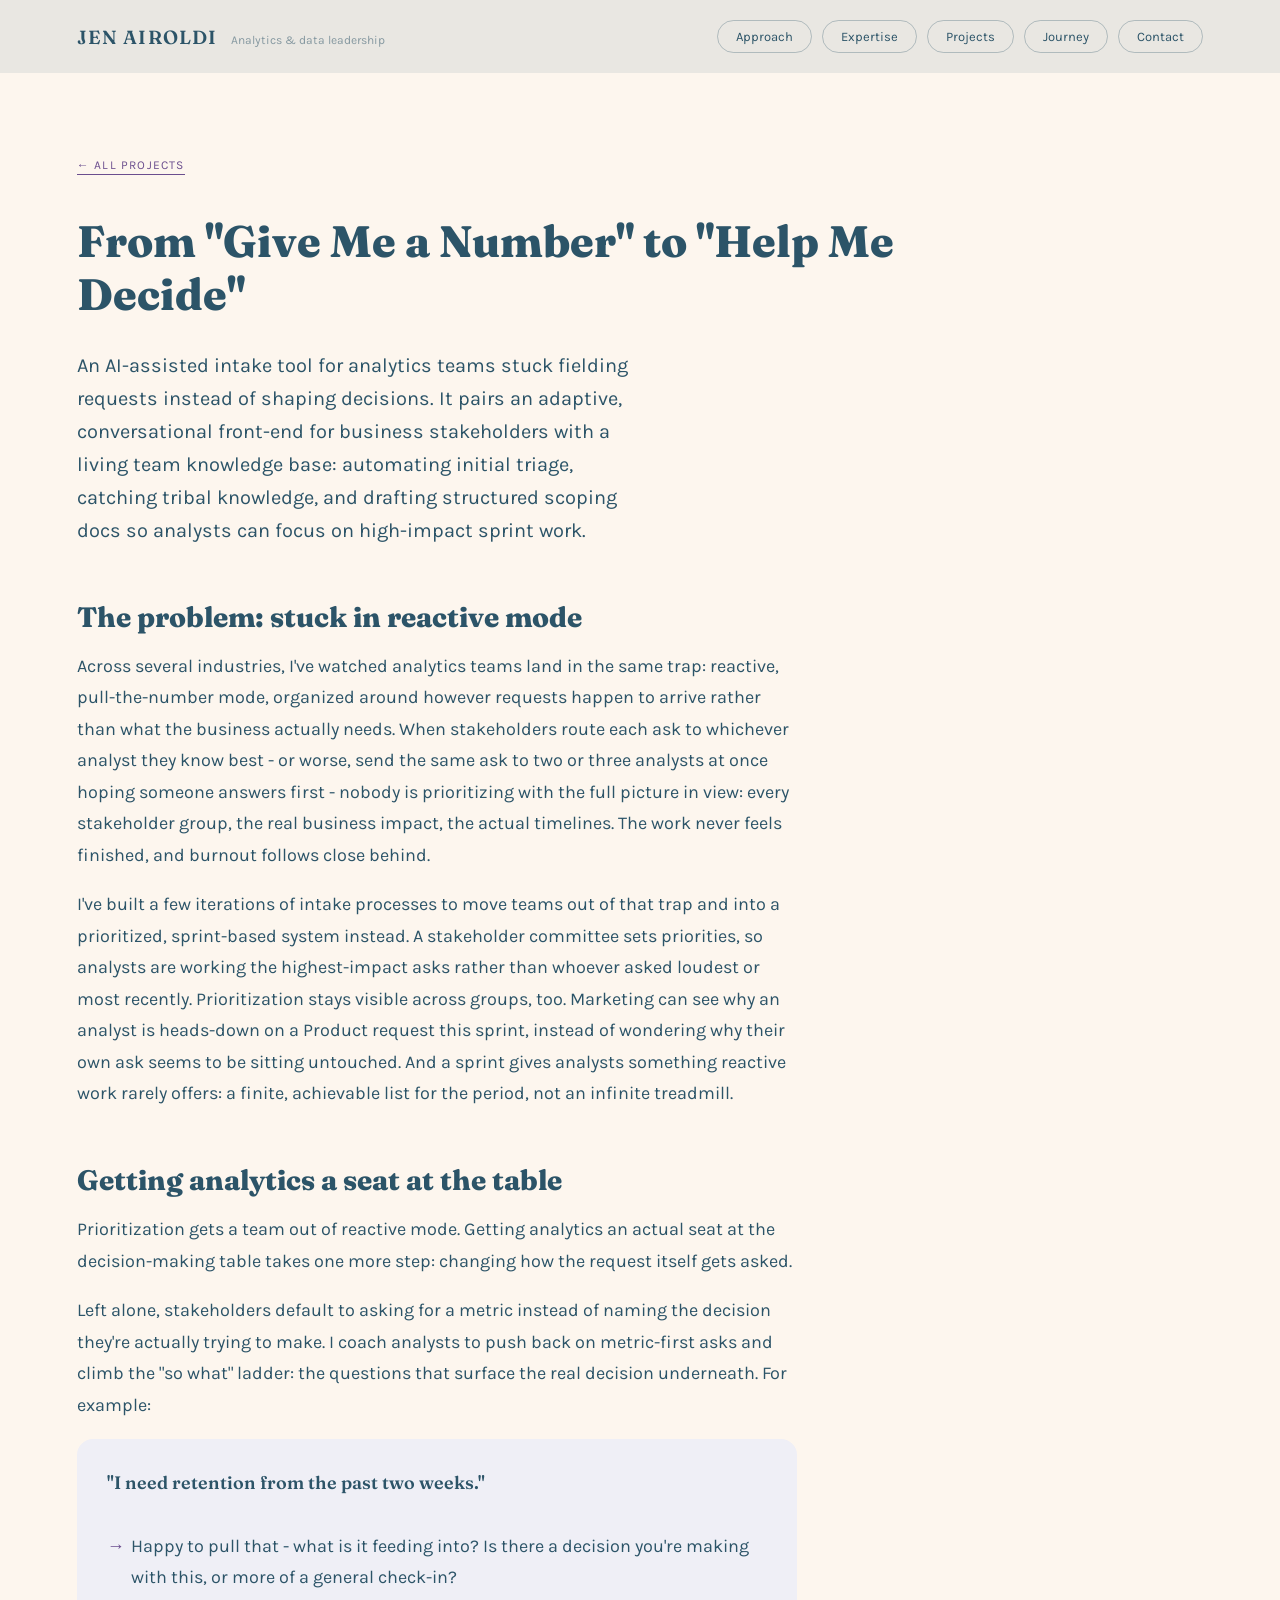
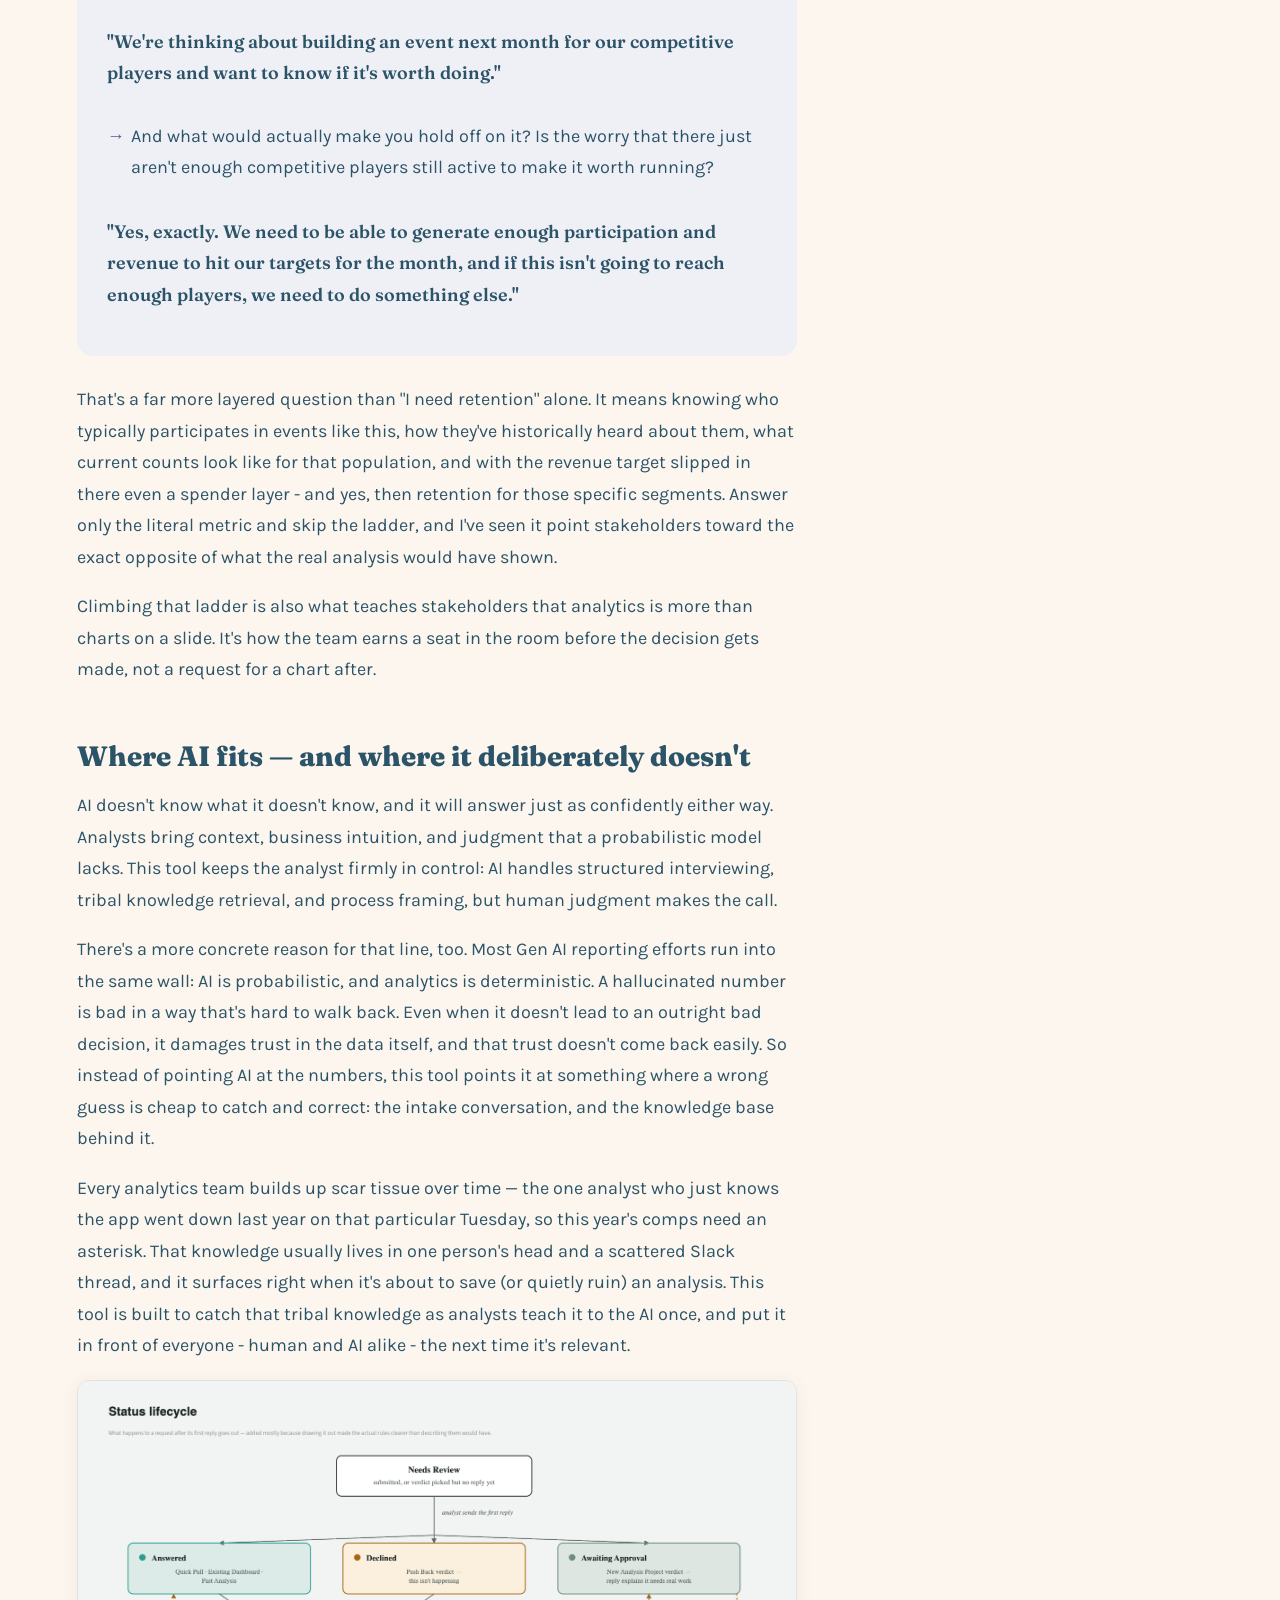
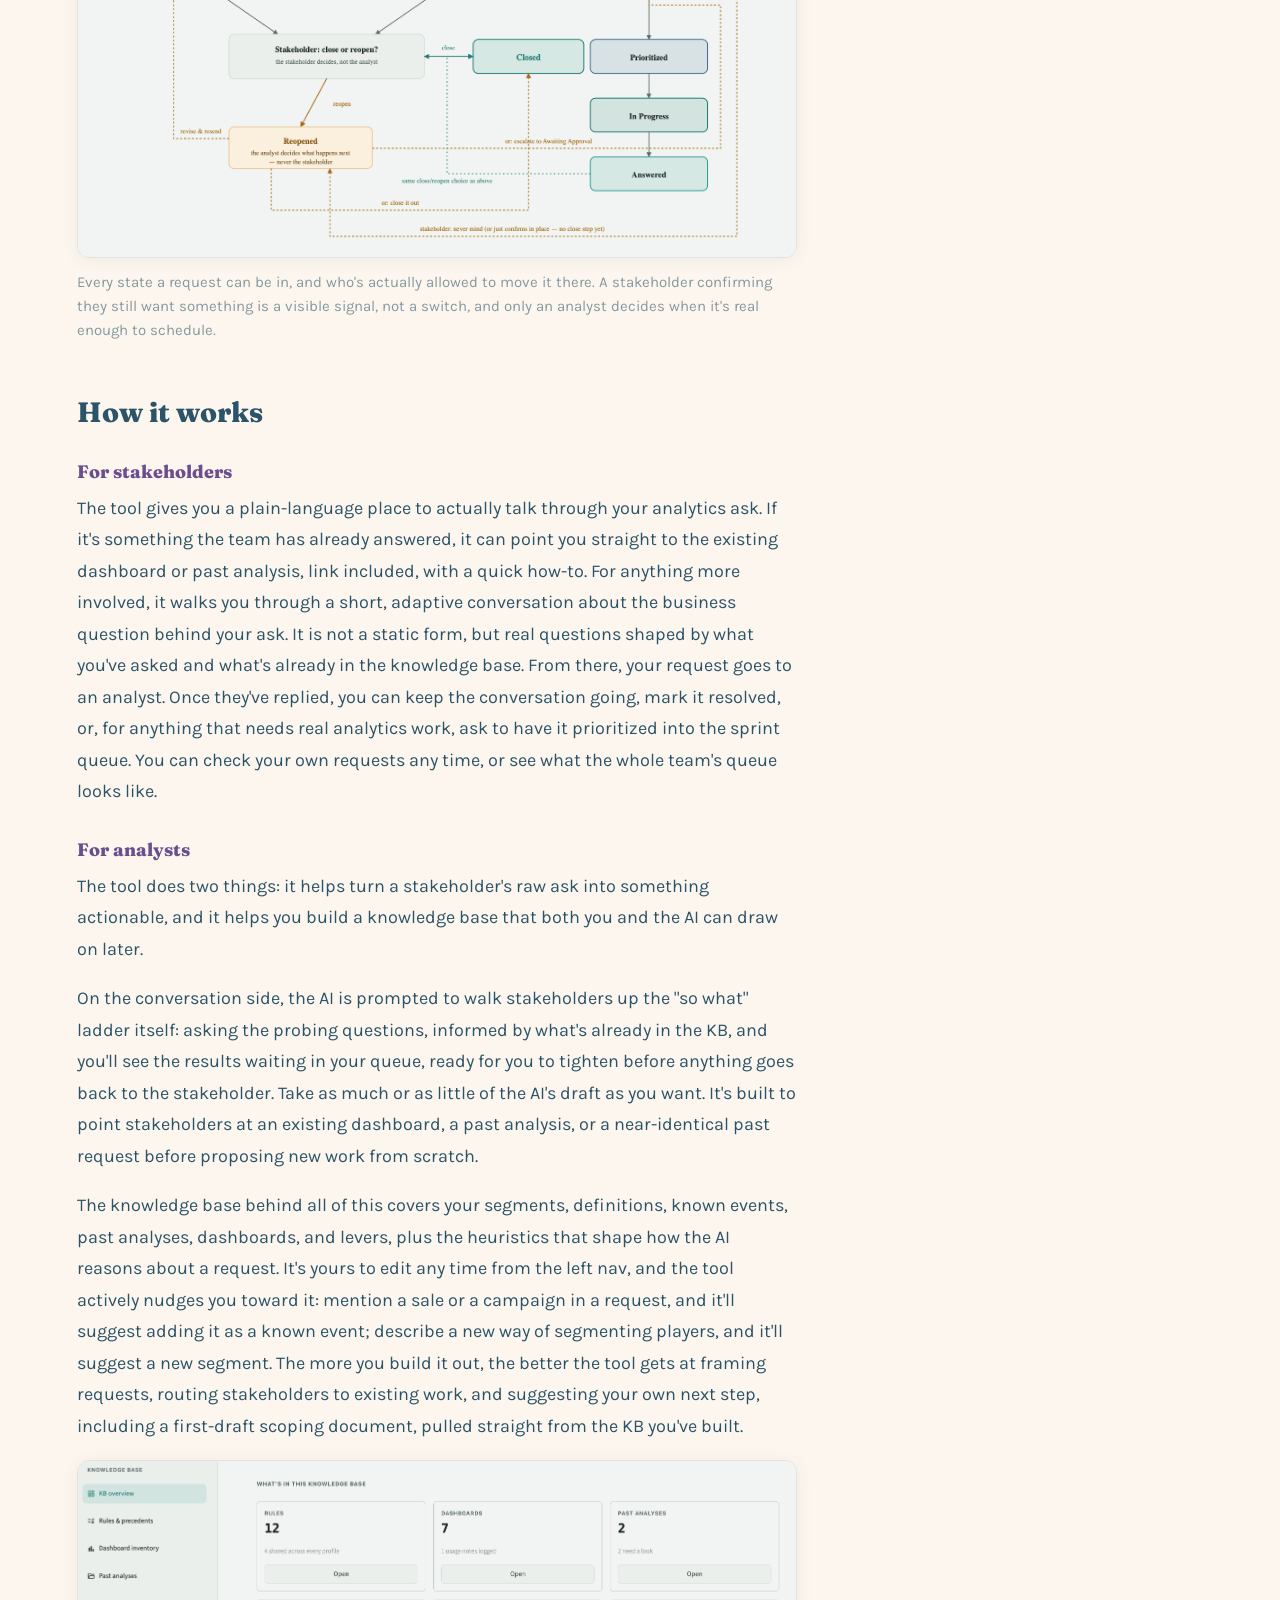
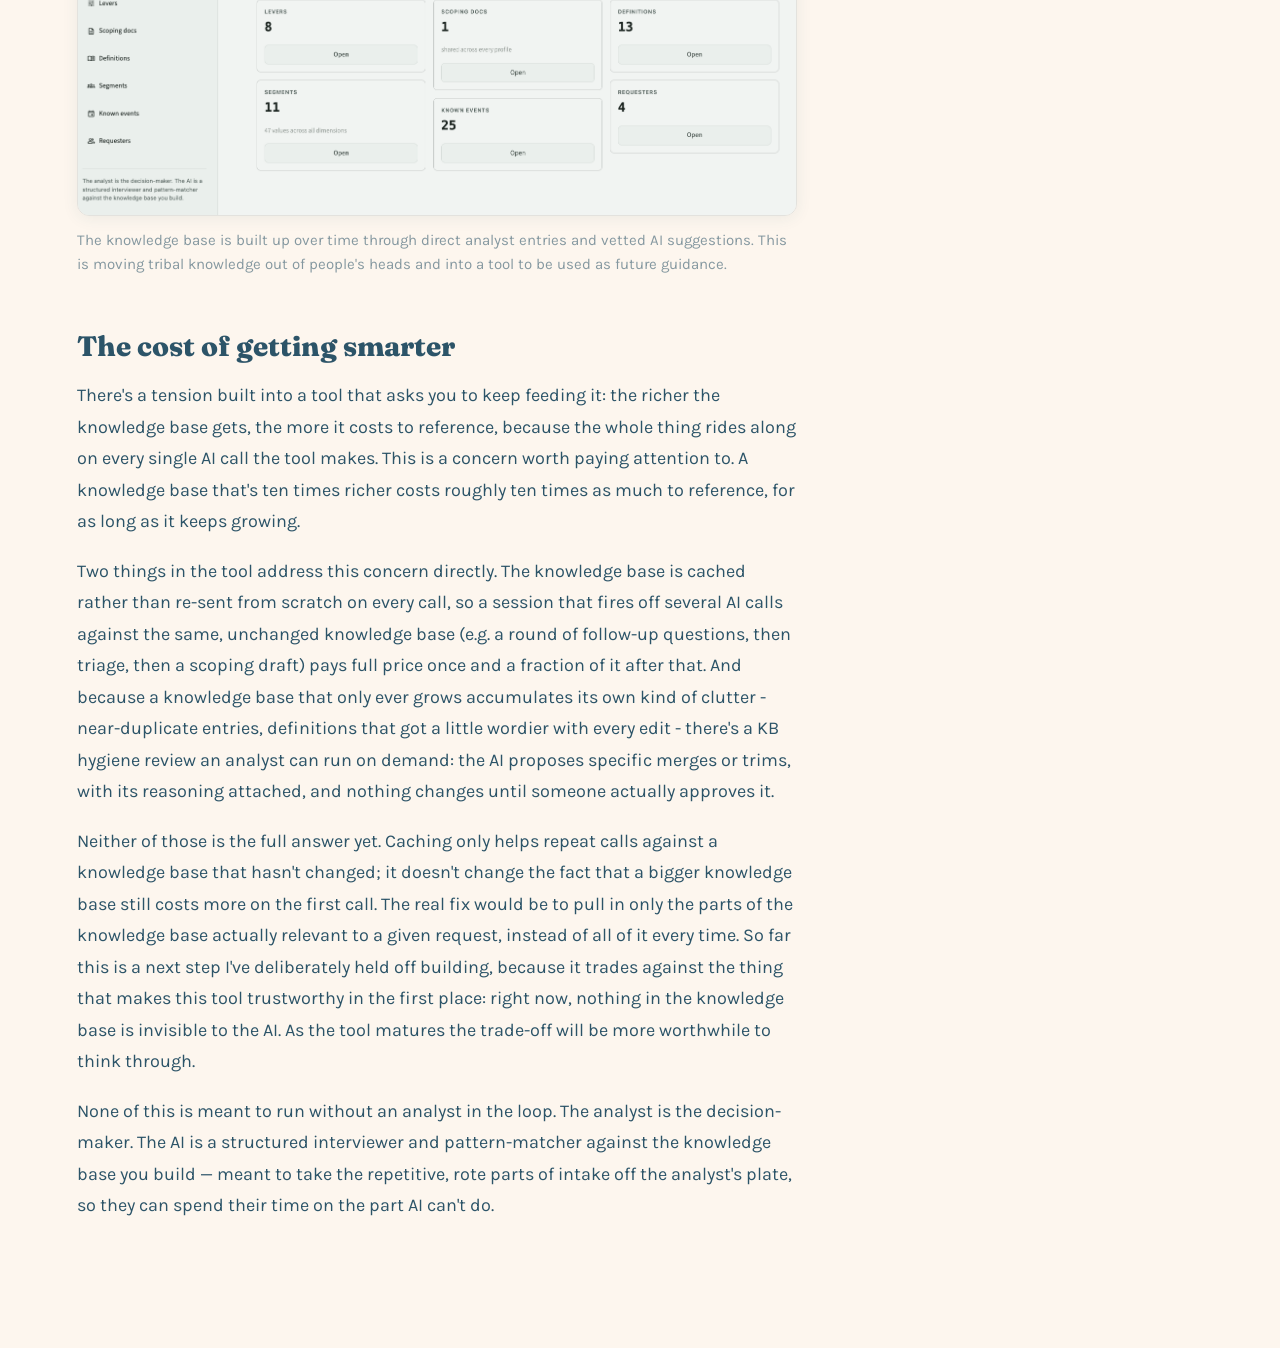
<file: intake-tool.html>
<!doctype html>
<html lang="en">
<head>
<meta charset="UTF-8">
<meta name="viewport" content="width=device-width, initial-scale=1.0">
<title>From "Give Me a Number" to "Help Me Decide" — Jen Airoldi</title>
<meta name="description" content="An AI-assisted intake tool for analytics teams stuck fielding requests instead of shaping decisions.">
<link rel="preconnect" href="https://fonts.googleapis.com">
<link rel="preconnect" href="https://fonts.gstatic.com" crossorigin>
<link href="https://fonts.googleapis.com/css2?family=Fraunces:opsz,wght@9..144,500;9..144,600;9..144,700&family=Karla:wght@400;500;700&display=swap" rel="stylesheet">
<link rel="stylesheet" href="style.css">
</head>
<body>

<nav class="nav">
  <div class="nav__brand-group">
    <a class="brand" href="/">Jen Airoldi</a>
    <span class="nav__tagline">Analytics &amp; data leadership</span>
  </div>
  <div class="nav__side">
    <a href="/#approach">Approach</a>
    <a href="/#expertise">Expertise</a>
    <a href="/#projects">Projects</a>
    <a href="/#journey">Journey</a>
    <a href="/#contact">Contact</a>
  </div>
</nav>

<main class="page">
  <a class="back-link" href="/#projects">← All Projects</a>
  <h1>From "Give Me a Number" to "Help Me Decide"</h1>
  <p class="lede">An AI-assisted intake tool for analytics teams stuck fielding requests instead of shaping decisions. It pairs an adaptive, conversational front-end for business stakeholders with a living team knowledge base: automating initial triage, catching tribal knowledge, and drafting structured scoping docs so analysts can focus on high-impact sprint work.</p>

  <div class="article">
    <h2>The problem: stuck in reactive mode</h2>
    <p>Across several industries, I've watched analytics teams land in the same trap: reactive, pull-the-number mode, organized around however requests happen to arrive rather than what the business actually needs. When stakeholders route each ask to whichever analyst they know best - or worse, send the same ask to two or three analysts at once hoping someone answers first - nobody is prioritizing with the full picture in view: every stakeholder group, the real business impact, the actual timelines. The work never feels finished, and burnout follows close behind.</p>
    <p>I've built a few iterations of intake processes to move teams out of that trap and into a prioritized, sprint-based system instead. A stakeholder committee sets priorities, so analysts are working the highest-impact asks rather than whoever asked loudest or most recently. Prioritization stays visible across groups, too. Marketing can see why an analyst is heads-down on a Product request this sprint, instead of wondering why their own ask seems to be sitting untouched. And a sprint gives analysts something reactive work rarely offers: a finite, achievable list for the period, not an infinite treadmill.</p>

    <h2>Getting analytics a seat at the table</h2>
    <p>Prioritization gets a team out of reactive mode. Getting analytics an actual seat at the decision-making table takes one more step: changing how the request itself gets asked.</p>
    <p>Left alone, stakeholders default to asking for a metric instead of naming the decision they're actually trying to make. I coach analysts to push back on metric-first asks and climb the "so what" ladder: the questions that surface the real decision underneath. For example:</p>

    <div class="dialogue">
      <p class="dialogue__ask">"I need retention from the past two weeks."</p>
      <p class="dialogue__probe">Happy to pull that - what is it feeding into? Is there a decision you're making with this, or more of a general check-in?</p>
      <p class="dialogue__ask">"We're thinking about building an event next month for our competitive players and want to know if it's worth doing."</p>
      <p class="dialogue__probe">And what would actually make you hold off on it? Is the worry that there just aren't enough competitive players still active to make it worth running?</p>
      <p class="dialogue__ask">"Yes, exactly. We need to be able to generate enough participation and revenue to hit our targets for the month, and if this isn't going to reach enough players, we need to do something else."</p>
    </div>

    <p>That's a far more layered question than "I need retention" alone. It means knowing who typically participates in events like this, how they've historically heard about them, what current counts look like for that population, and with the revenue target slipped in there even a spender layer - and yes, then retention for those specific segments. Answer only the literal metric and skip the ladder, and I've seen it point stakeholders toward the exact opposite of what the real analysis would have shown.</p>
    <p>Climbing that ladder is also what teaches stakeholders that analytics is more than charts on a slide. It's how the team earns a seat in the room before the decision gets made, not a request for a chart after.</p>

    <h2>Where AI fits — and where it deliberately doesn't</h2>
    <p>AI doesn't know what it doesn't know, and it will answer just as confidently either way. Analysts bring context, business intuition, and judgment that a probabilistic model lacks. This tool keeps the analyst firmly in control: AI handles structured interviewing, tribal knowledge retrieval, and process framing, but human judgment makes the call.</p>
    <p>There's a more concrete reason for that line, too. Most Gen AI reporting efforts run into the same wall: AI is probabilistic, and analytics is deterministic. A hallucinated number is bad in a way that's hard to walk back. Even when it doesn't lead to an outright bad decision, it damages trust in the data itself, and that trust doesn't come back easily. So instead of pointing AI at the numbers, this tool points it at something where a wrong guess is cheap to catch and correct: the intake conversation, and the knowledge base behind it.</p>
    <p>Every analytics team builds up scar tissue over time — the one analyst who just knows the app went down last year on that particular Tuesday, so this year's comps need an asterisk. That knowledge usually lives in one person's head and a scattered Slack thread, and it surfaces right when it's about to save (or quietly ruin) an analysis. This tool is built to catch that tribal knowledge as analysts teach it to the AI once, and put it in front of everyone - human and AI alike - the next time it's relevant.</p>

    <figure class="article-figure">
      <img src="intake-status-lifecycle.png" alt="Diagram of the status lifecycle a request moves through, from Needs Review through Answered, Declined, or Awaiting Approval, to Prioritized, In Progress, Closed, and Reopened.">
      <figcaption>Every state a request can be in, and who's actually allowed to move it there. A stakeholder confirming they still want something is a visible signal, not a switch, and only an analyst decides when it's real enough to schedule.</figcaption>
    </figure>

    <h2>How it works</h2>
    <h3>For stakeholders</h3>
    <p>The tool gives you a plain-language place to actually talk through your analytics ask. If it's something the team has already answered, it can point you straight to the existing dashboard or past analysis, link included, with a quick how-to. For anything more involved, it walks you through a short, adaptive conversation about the business question behind your ask. It is not a static form, but real questions shaped by what you've asked and what's already in the knowledge base. From there, your request goes to an analyst. Once they've replied, you can keep the conversation going, mark it resolved, or, for anything that needs real analytics work, ask to have it prioritized into the sprint queue. You can check your own requests any time, or see what the whole team's queue looks like.</p>

    <h3>For analysts</h3>
    <p>The tool does two things: it helps turn a stakeholder's raw ask into something actionable, and it helps you build a knowledge base that both you and the AI can draw on later.</p>
    <p>On the conversation side, the AI is prompted to walk stakeholders up the "so what" ladder itself: asking the probing questions, informed by what's already in the KB, and you'll see the results waiting in your queue, ready for you to tighten before anything goes back to the stakeholder. Take as much or as little of the AI's draft as you want. It's built to point stakeholders at an existing dashboard, a past analysis, or a near-identical past request before proposing new work from scratch.</p>
    <p>The knowledge base behind all of this covers your segments, definitions, known events, past analyses, dashboards, and levers, plus the heuristics that shape how the AI reasons about a request. It's yours to edit any time from the left nav, and the tool actively nudges you toward it: mention a sale or a campaign in a request, and it'll suggest adding it as a known event; describe a new way of segmenting players, and it'll suggest a new segment. The more you build it out, the better the tool gets at framing requests, routing stakeholders to existing work, and suggesting your own next step, including a first-draft scoping document, pulled straight from the KB you've built.</p>

    <figure class="article-figure">
      <img src="intake-kb-overview.png" alt="Screenshot of the knowledge base overview, showing categories including rules, dashboards, past analyses, levers, scoping docs, definitions, segments, known events, and requesters, each with a running count.">
      <figcaption>The knowledge base is built up over time through direct analyst entries and vetted AI suggestions. This is moving tribal knowledge out of people's heads and into a tool to be used as future guidance.</figcaption>
    </figure>

    <h2>The cost of getting smarter</h2>
    <p>There's a tension built into a tool that asks you to keep feeding it: the richer the knowledge base gets, the more it costs to reference, because the whole thing rides along on every single AI call the tool makes. This is a concern worth paying attention to. A knowledge base that's ten times richer costs roughly ten times as much to reference, for as long as it keeps growing.</p>
    <p>Two things in the tool address this concern directly. The knowledge base is cached rather than re-sent from scratch on every call, so a session that fires off several AI calls against the same, unchanged knowledge base (e.g. a round of follow-up questions, then triage, then a scoping draft) pays full price once and a fraction of it after that. And because a knowledge base that only ever grows accumulates its own kind of clutter - near-duplicate entries, definitions that got a little wordier with every edit - there's a KB hygiene review an analyst can run on demand: the AI proposes specific merges or trims, with its reasoning attached, and nothing changes until someone actually approves it.</p>
    <p>Neither of those is the full answer yet. Caching only helps repeat calls against a knowledge base that hasn't changed; it doesn't change the fact that a bigger knowledge base still costs more on the first call. The real fix would be to pull in only the parts of the knowledge base actually relevant to a given request, instead of all of it every time. So far this is a next step I've deliberately held off building, because it trades against the thing that makes this tool trustworthy in the first place: right now, nothing in the knowledge base is invisible to the AI. As the tool matures the trade-off will be more worthwhile to think through.</p>

    <p>None of this is meant to run without an analyst in the loop. The analyst is the decision-maker. The AI is a structured interviewer and pattern-matcher against the knowledge base you build — meant to take the repetitive, rote parts of intake off the analyst's plate, so they can spend their time on the part AI can't do.</p>
  </div>
</main>

</body>
</html>
</file>
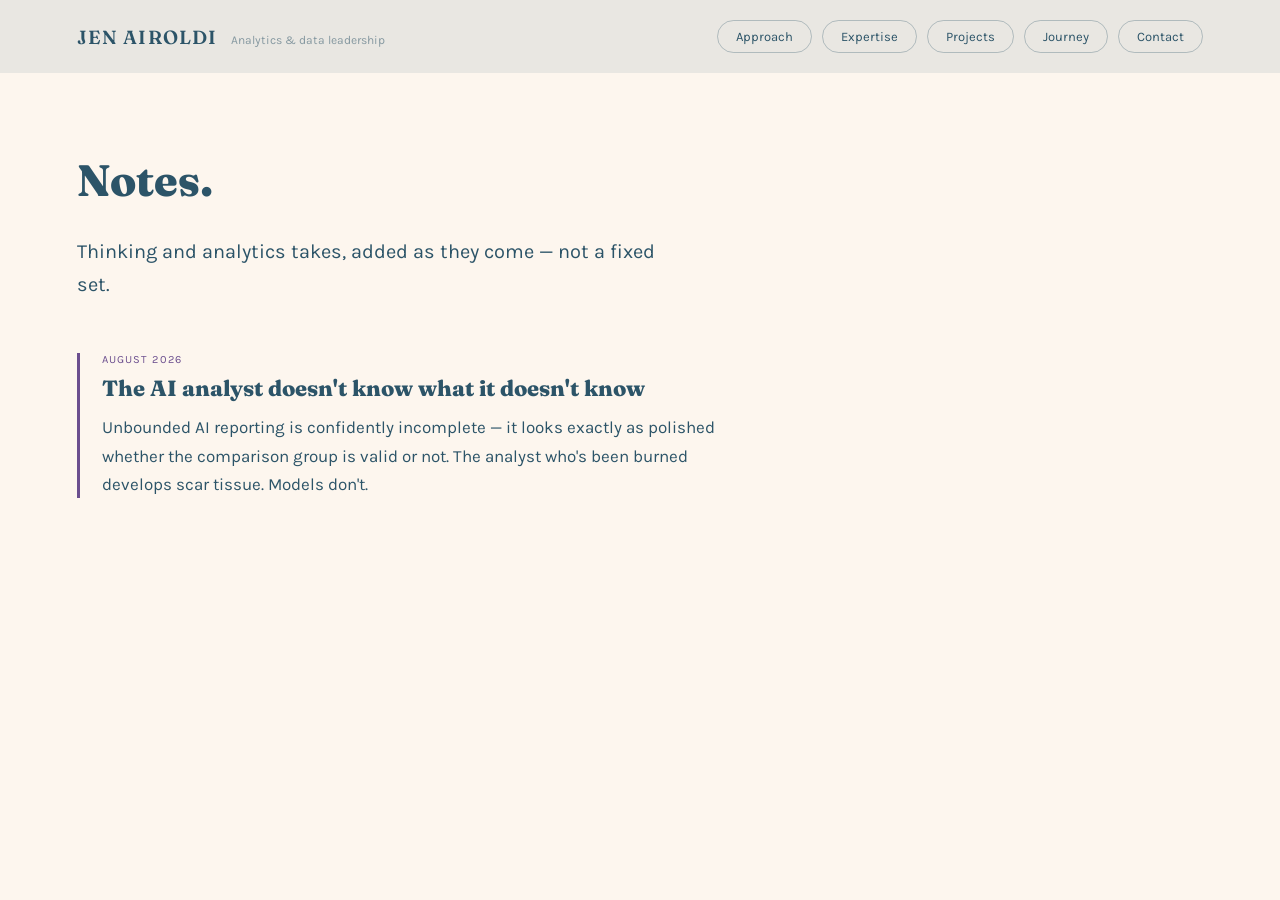
<file: notes.html>
<!doctype html>
<html lang="en">
<head>
<meta charset="UTF-8">
<meta name="viewport" content="width=device-width, initial-scale=1.0">
<title>Notes — Jen Airoldi</title>
<meta name="description" content="Informal notes and analytics takes from Jen Airoldi — on AI, behavioral data, and decision-making.">
<link rel="preconnect" href="https://fonts.googleapis.com">
<link rel="preconnect" href="https://fonts.gstatic.com" crossorigin>
<link href="https://fonts.googleapis.com/css2?family=Fraunces:opsz,wght@9..144,500;9..144,600;9..144,700&family=Karla:wght@400;500;700&display=swap" rel="stylesheet">
<link rel="stylesheet" href="style.css">
</head>
<body>

<nav class="nav">
  <div class="nav__brand-group">
    <a class="brand" href="/">Jen Airoldi</a>
    <span class="nav__tagline">Analytics &amp; data leadership</span>
  </div>
  <div class="nav__side">
    <a href="/#approach">Approach</a>
    <a href="/#expertise">Expertise</a>
    <a href="/#projects">Projects</a>
    <a href="/#journey">Journey</a>
    <a href="/#contact">Contact</a>
  </div>
</nav>

<main class="page">
  <h1>Notes.</h1>
  <p class="lede">Thinking and analytics takes, added as they come — not a fixed set.</p>

  <div class="notes-list">
    <div class="note-card">
      <div class="note-card__meta">August 2026</div>
      <div class="note-card__title"><a href="/bounded-ai-reporting.html">The AI analyst doesn't know what it doesn't know</a></div>
      <p class="note-card__teaser">Unbounded AI reporting is confidently incomplete — it looks exactly as polished whether the comparison group is valid or not. The analyst who's been burned develops scar tissue. Models don't.</p>
    </div>
  </div>
</main>

</body>
</html>
</file>
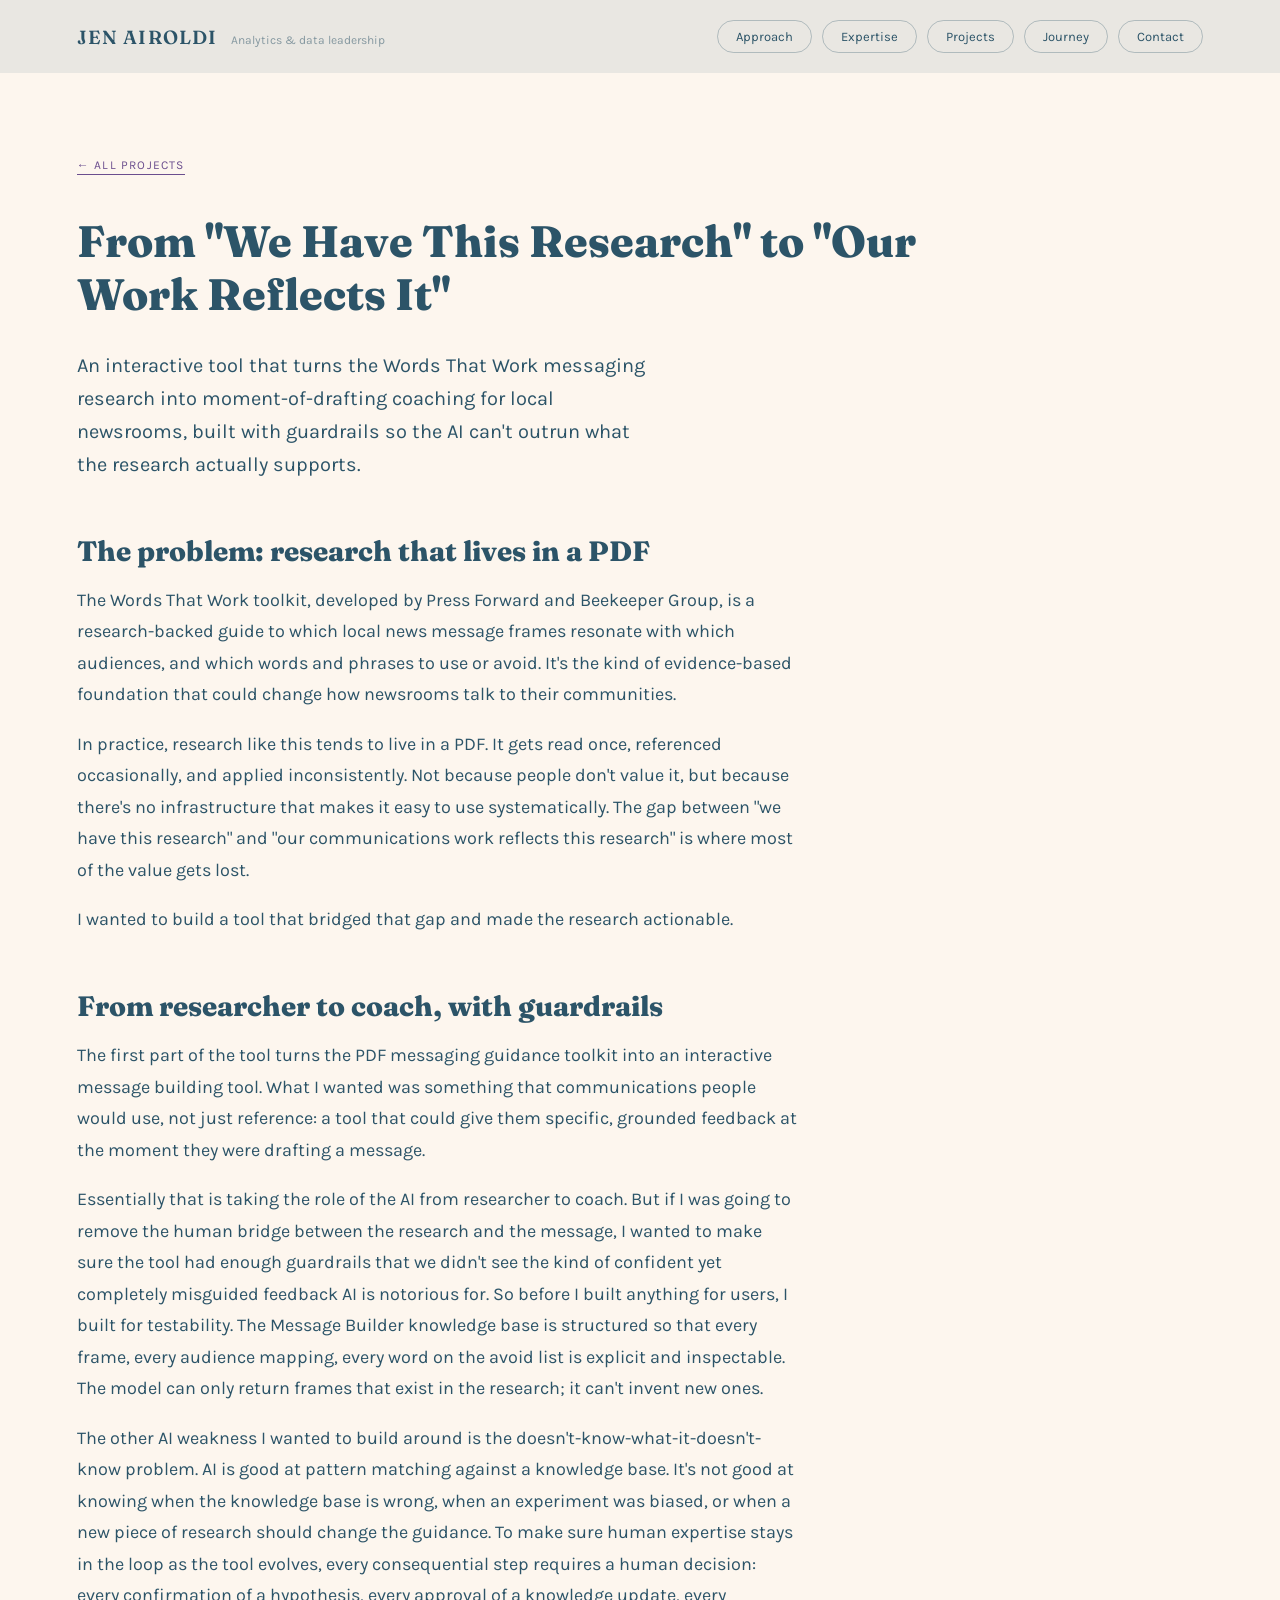
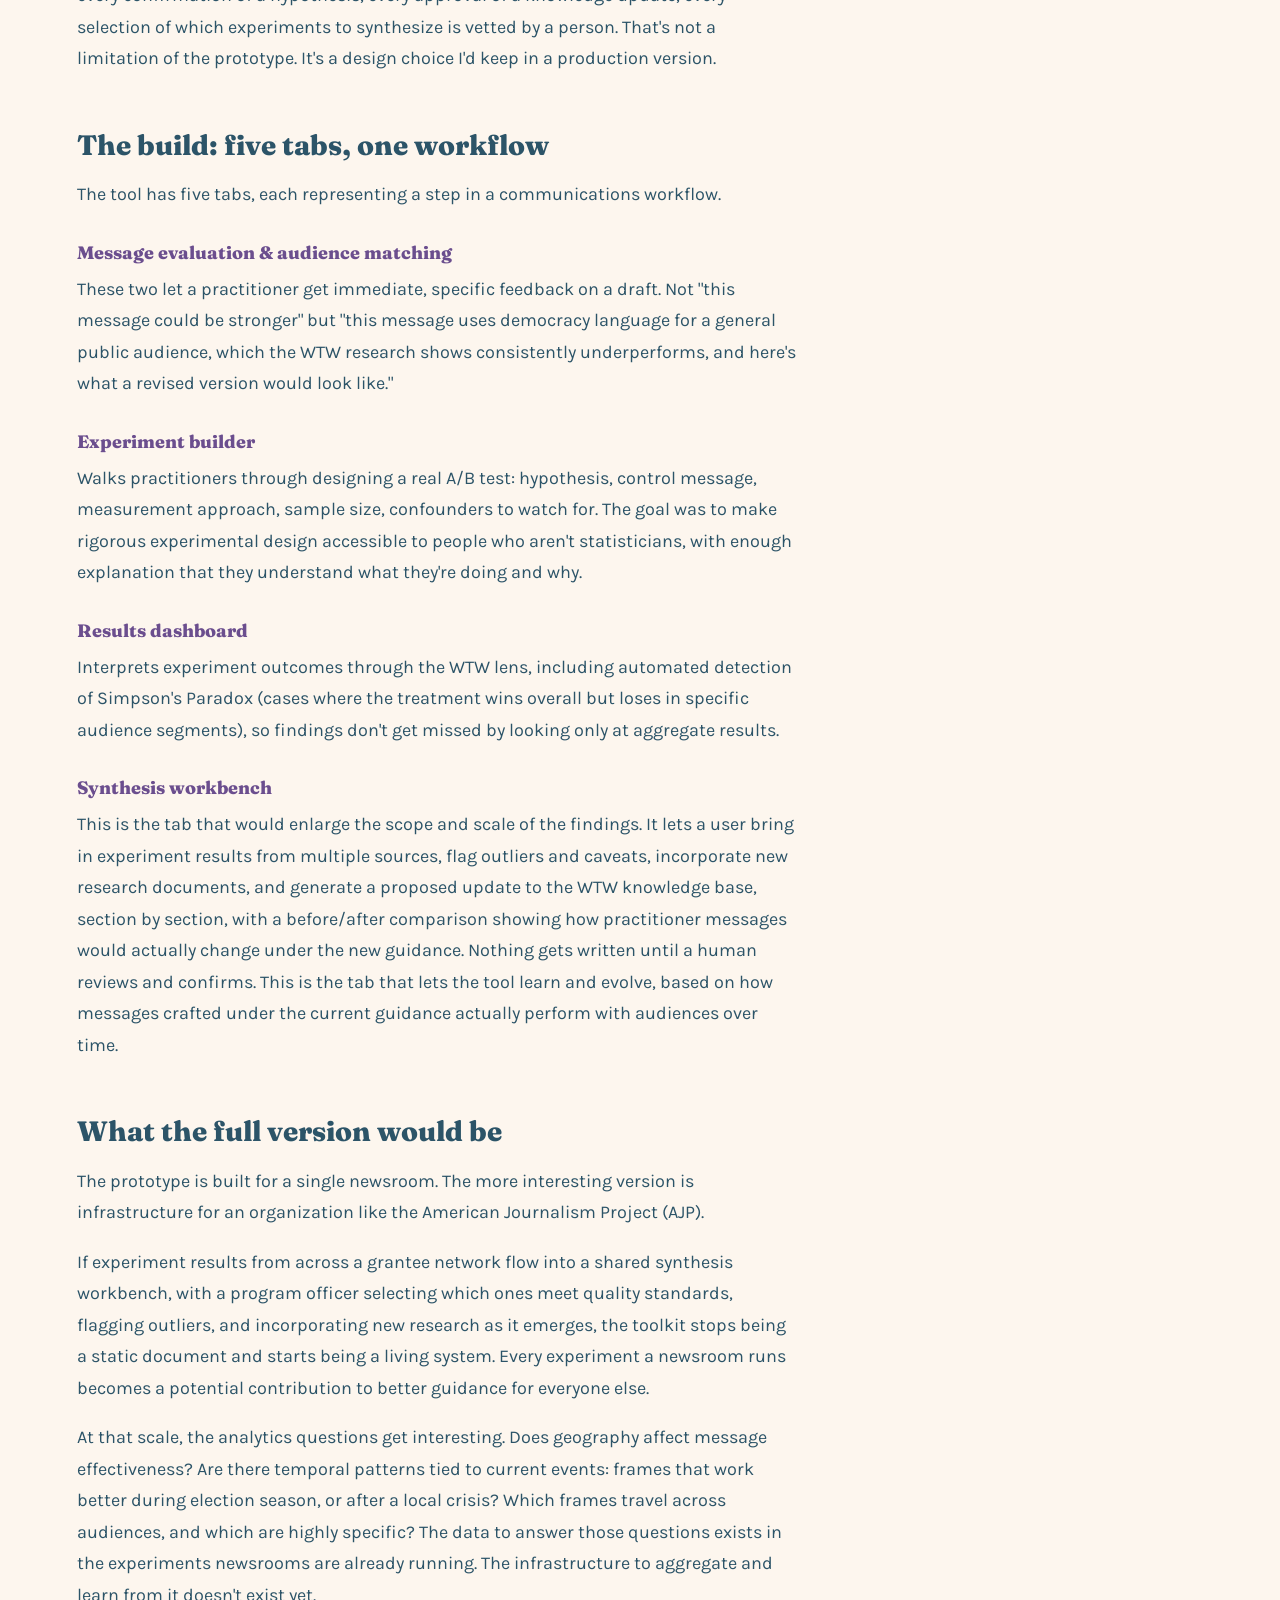
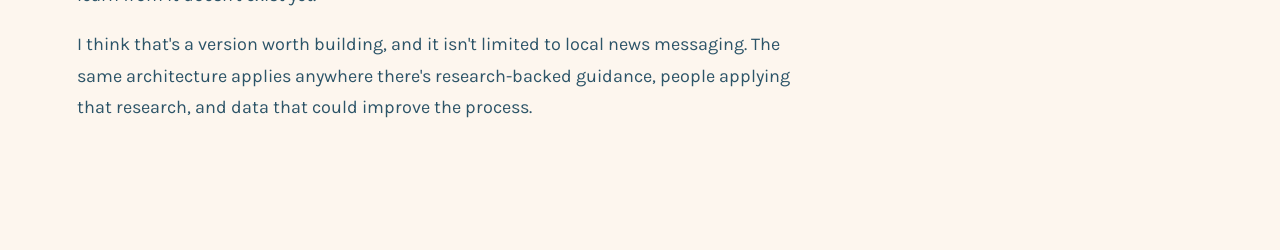
<file: wtw-message-designer.html>
<!doctype html>
<html lang="en">
<head>
<meta charset="UTF-8">
<meta name="viewport" content="width=device-width, initial-scale=1.0">
<title>From "We Have This Research" to "Our Work Reflects It" — Jen Airoldi</title>
<meta name="description" content="Turning a research-backed local-news messaging toolkit into an interactive coach practitioners actually use, with human-in-the-loop guardrails at every consequential step.">
<link rel="preconnect" href="https://fonts.googleapis.com">
<link rel="preconnect" href="https://fonts.gstatic.com" crossorigin>
<link href="https://fonts.googleapis.com/css2?family=Fraunces:opsz,wght@9..144,500;9..144,600;9..144,700&family=Karla:wght@400;500;700&display=swap" rel="stylesheet">
<link rel="stylesheet" href="style.css">
</head>
<body>

<nav class="nav">
  <div class="nav__brand-group">
    <a class="brand" href="/">Jen Airoldi</a>
    <span class="nav__tagline">Analytics &amp; data leadership</span>
  </div>
  <div class="nav__side">
    <a href="/#approach">Approach</a>
    <a href="/#expertise">Expertise</a>
    <a href="/#projects">Projects</a>
    <a href="/#journey">Journey</a>
    <a href="/#contact">Contact</a>
  </div>
</nav>

<main class="page">
  <a class="back-link" href="/#projects">← All Projects</a>
  <h1>From "We Have This Research" to "Our Work Reflects It"</h1>
  <p class="lede">An interactive tool that turns the Words That Work messaging research into moment-of-drafting coaching for local newsrooms, built with guardrails so the AI can't outrun what the research actually supports.</p>

  <div class="article">
    <h2>The problem: research that lives in a PDF</h2>
    <p>The <a href="https://www.pressforward.news/wordsthatwork/" target="_blank" rel="noopener">Words That Work toolkit</a>, developed by Press Forward and Beekeeper Group, is a research-backed guide to which local news message frames resonate with which audiences, and which words and phrases to use or avoid. It's the kind of evidence-based foundation that could change how newsrooms talk to their communities.</p>
    <p>In practice, research like this tends to live in a PDF. It gets read once, referenced occasionally, and applied inconsistently. Not because people don't value it, but because there's no infrastructure that makes it easy to use systematically. The gap between "we have this research" and "our communications work reflects this research" is where most of the value gets lost.</p>
    <p>I wanted to build a tool that bridged that gap and made the research actionable.</p>

    <h2>From researcher to coach, with guardrails</h2>
    <p>The first part of the tool turns the PDF messaging guidance toolkit into an interactive message building tool. What I wanted was something that communications people would use, not just reference: a tool that could give them specific, grounded feedback at the moment they were drafting a message.</p>
    <p>Essentially that is taking the role of the AI from researcher to coach. But if I was going to remove the human bridge between the research and the message, I wanted to make sure the tool had enough guardrails that we didn't see the kind of confident yet completely misguided feedback AI is notorious for. So before I built anything for users, I built for testability. The Message Builder knowledge base is structured so that every frame, every audience mapping, every word on the avoid list is explicit and inspectable. The model can only return frames that exist in the research; it can't invent new ones.</p>
    <p>The other AI weakness I wanted to build around is the doesn't-know-what-it-doesn't-know problem. AI is good at pattern matching against a knowledge base. It's not good at knowing when the knowledge base is wrong, when an experiment was biased, or when a new piece of research should change the guidance. To make sure human expertise stays in the loop as the tool evolves, every consequential step requires a human decision: every confirmation of a hypothesis, every approval of a knowledge update, every selection of which experiments to synthesize is vetted by a person. That's not a limitation of the prototype. It's a design choice I'd keep in a production version.</p>

    <h2>The build: five tabs, one workflow</h2>
    <p>The tool has five tabs, each representing a step in a communications workflow.</p>

    <h3>Message evaluation &amp; audience matching</h3>
    <p>These two let a practitioner get immediate, specific feedback on a draft. Not "this message could be stronger" but "this message uses democracy language for a general public audience, which the WTW research shows consistently underperforms, and here's what a revised version would look like."</p>

    <h3>Experiment builder</h3>
    <p>Walks practitioners through designing a real A/B test: hypothesis, control message, measurement approach, sample size, confounders to watch for. The goal was to make rigorous experimental design accessible to people who aren't statisticians, with enough explanation that they understand what they're doing and why.</p>

    <h3>Results dashboard</h3>
    <p>Interprets experiment outcomes through the WTW lens, including automated detection of Simpson's Paradox (cases where the treatment wins overall but loses in specific audience segments), so findings don't get missed by looking only at aggregate results.</p>

    <h3>Synthesis workbench</h3>
    <p>This is the tab that would enlarge the scope and scale of the findings. It lets a user bring in experiment results from multiple sources, flag outliers and caveats, incorporate new research documents, and generate a proposed update to the WTW knowledge base, section by section, with a before/after comparison showing how practitioner messages would actually change under the new guidance. Nothing gets written until a human reviews and confirms. This is the tab that lets the tool learn and evolve, based on how messages crafted under the current guidance actually perform with audiences over time.</p>

    <h2>What the full version would be</h2>
    <p>The prototype is built for a single newsroom. The more interesting version is infrastructure for an organization like the American Journalism Project (AJP).</p>
    <p>If experiment results from across a grantee network flow into a shared synthesis workbench, with a program officer selecting which ones meet quality standards, flagging outliers, and incorporating new research as it emerges, the toolkit stops being a static document and starts being a living system. Every experiment a newsroom runs becomes a potential contribution to better guidance for everyone else.</p>
    <p>At that scale, the analytics questions get interesting. Does geography affect message effectiveness? Are there temporal patterns tied to current events: frames that work better during election season, or after a local crisis? Which frames travel across audiences, and which are highly specific? The data to answer those questions exists in the experiments newsrooms are already running. The infrastructure to aggregate and learn from it doesn't exist yet.</p>
    <p>I think that's a version worth building, and it isn't limited to local news messaging. The same architecture applies anywhere there's research-backed guidance, people applying that research, and data that could improve the process.</p>
  </div>
</main>

</body>
</html>
</file>
<file: style.css>
:root {
  --bg: #FDF6EE;
  --nav-bg: #E9E7E2;
  --nav-bg-light: #2C5468;
  --teal: #2C5468;
  --purple: #6B4E8E;
  --ink: #2C5468;
  --teal-tint: #E9E7E2;
  --purple-tint: #EFF4FF;
  --dusty: #77A6BD;
  --card: #EFEFF6;
  --muted: #8598A0;
  --navy: #164056;
}
* { box-sizing: border-box; margin: 0; padding: 0; }
body {
  background: var(--bg);
  color: var(--ink);
  font-family: 'Karla', sans-serif;
  -webkit-font-smoothing: antialiased;
}
a { color: inherit; text-decoration: none; }

.nav {
  display: flex;
  align-items: center;
  justify-content: space-between;
  gap: 20px;
  background: var(--nav-bg);
  padding: 20px 6vw;
  position: sticky;
  top: 0;
  z-index: 20;
}
.nav__brand-group {
  display: flex;
  align-items: baseline;
  gap: 14px;
}
.brand {
  font-family: 'Fraunces', serif;
  font-weight: 600;
  font-size: 19px;
  letter-spacing: 0.06em;
  text-transform: uppercase;
  color: var(--ink);
}
.nav__tagline {
  font-size: 12px;
  color: var(--muted);
}
.nav__side {
  display: flex;
  gap: 10px;
  flex-wrap: wrap;
}
.nav__side a {
  display: inline-flex;
  align-items: center;
  padding: 8px 18px;
  border-radius: 999px;
  border: 1px solid rgba(44, 84, 104, 0.3);
  font-size: 13px;
  color: var(--ink);
  transition: background 0.15s ease, border-color 0.15s ease, color 0.15s ease;
}
.nav__side a:hover { border-color: var(--ink); }
.nav__side a.is-current { background: var(--ink); border-color: var(--ink); color: var(--bg); }
@media (max-width: 760px) {
  .nav { flex-direction: column; align-items: flex-start; position: static; }
  .nav__side { width: 100%; }
}

.hero {
  padding: 9vh 6vw 10vh;
  margin: 24px 24px 24px;
  border-radius: 28px;
  background: var(--nav-bg);
  text-align: center;
}
.hero > * { max-width: 780px; margin-left: auto; margin-right: auto; }
.hero .stat-row, .hero-focus-pills { justify-content: center; }
@media (max-width: 640px) {
  .hero { margin: 14px 12px 14px; border-radius: 18px; }
}
.hero h1 {
  font-family: 'Fraunces', serif;
  font-weight: 800;
  font-size: clamp(30px, 5vw, 56px);
  line-height: 1.2;
  color: var(--teal);
}
.hero h1 .accent { color: var(--purple); }
.hero p {
  margin-top: 28px;
  font-size: 20px;
  line-height: 1.65;
  max-width: 660px;
  color: var(--teal);
}
.hero h1, .hero p {
  opacity: 0;
  transform: translateY(16px);
  animation: heroIn 0.8s ease forwards;
}
.hero p { animation-delay: 0.15s; }
@keyframes heroIn { to { opacity: 1; transform: none; } }

/* Hero stats row */
.stat-row {
  display: flex;
  flex-wrap: wrap;
  gap: 40px;
  margin-top: 44px;
  padding-top: 36px;
  border-top: 1px solid rgba(44, 84, 104, 0.15);
  max-width: 900px;
  opacity: 0;
  transform: translateY(16px);
  animation: heroIn 0.8s ease forwards;
  animation-delay: 0.3s;
}
.stat__num {
  font-family: 'Fraunces', serif;
  font-weight: 800;
  font-size: clamp(28px, 3.4vw, 38px);
  color: var(--purple);
  line-height: 1;
}
.stat__label {
  margin-top: 8px;
  font-size: 14px;
  line-height: 1.4;
  max-width: 180px;
  color: var(--teal);
}
.hero-focus-pills {
  margin-top: 32px;
  opacity: 0;
  transform: translateY(16px);
  animation: heroIn 0.8s ease forwards;
  animation-delay: 0.42s;
}

/* Homepage highlights (multi-column, scroll-reveal) */
.highlights {
  padding: 6vh 6vw 12vh;
  max-width: 1400px;
  margin: 0 auto;
}
.highlights-grid {
  display: grid;
  grid-template-columns: 1fr 1fr;
  gap: 28px;
}
.highlight-card {
  padding: 44px 40px;
  opacity: 0;
  transform: translateY(28px);
  transition: opacity 0.7s ease, transform 0.7s ease;
}
.highlight-card.is-visible { opacity: 1; transform: none; }
.highlight-card--teal { background: var(--teal-tint); }
.highlight-card--purple { background: var(--purple-tint); }
.highlight-card .preview__head { margin-bottom: 20px; }
.highlight-card .note-card { margin-top: 4px; max-width: none; }
.highlights-grid .highlight-card:nth-child(2) { transition-delay: 0.08s; }
.highlights-grid .highlight-card:nth-child(3) { transition-delay: 0.16s; }
.highlights-grid .highlight-card:nth-child(4) { transition-delay: 0.24s; }

/* Simple content pages (Contact, About, etc.) */
.page {
  padding: 9vh 6vw 12vh;
  max-width: 1100px;
}
.page h1, .section-title {
  font-family: 'Fraunces', serif;
  font-weight: 800;
  font-size: clamp(28px, 4.2vw, 44px);
  line-height: 1.2;
  color: var(--teal);
  margin-bottom: 28px;
}
.section-eyebrow {
  font-size: 12px;
  letter-spacing: 0.12em;
  text-transform: uppercase;
  color: var(--purple);
  font-weight: 700;
  margin-bottom: 14px;
}
.lede, .page p.lede {
  font-size: 20px;
  line-height: 1.65;
  color: var(--teal);
  max-width: 580px;
  margin-bottom: 52px;
}
.lede--wide { max-width: 880px; }
.linklist {
  display: flex;
  flex-direction: column;
  gap: 26px;
}
.linklist a {
  display: inline-flex;
  align-items: baseline;
  gap: 14px;
  font-family: 'Fraunces', serif;
  font-size: 28px;
  color: var(--teal);
  border-bottom: 1px solid transparent;
  width: fit-content;
}
.linklist a:hover { color: var(--purple); border-bottom-color: var(--purple); }
.linklist span.label {
  font-family: 'Karla', sans-serif;
  font-size: 12px;
  letter-spacing: 0.1em;
  text-transform: uppercase;
  color: var(--nav-bg-light) !important;
  background: var(--nav-bg);
  padding: 4px 8px;
}

/* About page */
.about-side {
  display: flex;
  flex-direction: column;
  gap: 22px;
}
.about-photo {
  width: 168px;
  height: 168px;
  object-fit: cover;
}

.bio {
  display: flex;
  flex-direction: column;
  gap: 22px;
  max-width: 660px;
  margin-bottom: 60px;
}
.bio p {
  font-size: 18px;
  line-height: 1.75;
  color: var(--teal);
}

.section-label {
  font-size: 17px;
  font-weight: 600;
  letter-spacing: 0.06em;
  text-transform: uppercase;
  color: var(--purple);
  margin-bottom: 24px;
}

.section-lead {
  font-family: 'Fraunces', serif;
  font-size: clamp(22px, 2.6vw, 28px);
  font-weight: 600;
  line-height: 1.3;
  color: var(--purple);
  margin: 0 0 20px;
}

.pillars {
  display: grid;
  grid-template-columns: repeat(5, 1fr);
  gap: 20px;
  max-width: 1200px;
}
.pillar-tile {
  background: var(--card);
  border-radius: 14px;
  padding: 28px 22px;
}
.pillar-tile__num {
  font-family: 'Fraunces', serif;
  font-weight: 600;
  font-size: 34px;
  color: var(--ink);
  line-height: 1;
}
.pillar-tile__label {
  font-size: 14px;
  line-height: 1.4;
  color: var(--ink);
  margin-top: 14px;
}
/* legacy alias kept for any old markup */
.pillar__num { font-family: 'Fraunces', serif; font-size: 13px; color: var(--purple); }
.pillar__label { font-family: 'Fraunces', serif; font-size: 18px; line-height: 1.4; color: var(--teal); margin-top: 8px; }

/* Homepage preview sections */
.previews {
  border-top: 1px solid rgba(44, 84, 104, 0.1);
}
.preview {
  padding: 7vh 6vw;
  max-width: 1800px;
  border-bottom: 1px solid rgba(44, 84, 104, 0.1);
}
.preview__head {
  display: flex;
  align-items: baseline;
  justify-content: space-between;
  gap: 24px;
  margin-bottom: 22px;
}
.preview h2 {
  font-family: 'Fraunces', serif;
  font-weight: 800;
  font-size: clamp(24px, 3.5vw, 36px);
  color: var(--teal);
}
.preview__more {
  flex-shrink: 0;
  font-size: 12px;
  letter-spacing: 0.1em;
  text-transform: uppercase;
  color: var(--purple);
  border-bottom: 1px solid var(--purple);
  padding-bottom: 2px;
  transition: opacity 0.15s ease;
}
.preview__more:hover { opacity: 0.7; }
.preview p.teaser {
  font-size: 18px;
  line-height: 1.7;
  color: var(--teal);
  max-width: 640px;
}

/* Note cards — used on homepage preview and notes.html */
.note-card {
  border-left: 3px solid var(--purple);
  padding-left: 22px;
  max-width: 640px;
}
.note-card + .note-card { margin-top: 36px; }
.note-card__meta {
  font-size: 11px;
  letter-spacing: 0.1em;
  text-transform: uppercase;
  color: var(--purple);
}
.note-card__title {
  font-family: 'Fraunces', serif;
  font-weight: 800;
  font-size: 22px;
  line-height: 1.35;
  color: var(--teal);
  margin-top: 8px;
}
.note-card__teaser {
  font-size: 17px;
  line-height: 1.65;
  color: var(--teal);
  margin-top: 10px;
}
.notes-list { margin-bottom: 56px; }

/* Projects index */
.projects-list { display: flex; flex-direction: column; margin-top: 8px; }
.project-card { padding: 44px 0; border-bottom: 1px solid rgba(44, 84, 104, 0.12); max-width: 760px; }
.project-card:first-child { padding-top: 0; }
.project-card__eyebrow {
  font-size: 11px;
  letter-spacing: 0.1em;
  text-transform: uppercase;
  color: var(--purple);
}
.project-card__title {
  font-family: 'Fraunces', serif;
  font-weight: 800;
  font-size: clamp(22px, 3vw, 28px);
  line-height: 1.3;
  color: var(--teal);
  margin-top: 10px;
}
.project-card__teaser {
  font-size: 17px;
  line-height: 1.7;
  color: var(--teal);
  margin-top: 14px;
  max-width: 620px;
}
.project-card__link {
  display: inline-block;
  margin-top: 18px;
  font-size: 12px;
  letter-spacing: 0.1em;
  text-transform: uppercase;
  color: var(--purple);
  border-bottom: 1px solid var(--purple);
  padding-bottom: 2px;
  transition: opacity 0.15s ease;
}
.project-card__link:hover { opacity: 0.7; }

/* Long-form project write-ups */
.article { max-width: 720px; }
.article h2 {
  font-family: 'Fraunces', serif;
  font-weight: 800;
  font-size: clamp(21px, 2.6vw, 28px);
  line-height: 1.3;
  color: var(--teal);
  margin: 52px 0 16px;
}
.article h2:first-child { margin-top: 0; }
.article h3 {
  font-family: 'Fraunces', serif;
  font-weight: 800;
  font-size: 18px;
  color: var(--purple);
  margin: 30px 0 10px;
}
.article p {
  font-size: 18px;
  line-height: 1.75;
  color: var(--teal);
  margin-bottom: 18px;
}
.article ul {
  margin: 0 0 24px;
  padding-left: 22px;
}
.article ul li {
  font-size: 18px;
  line-height: 1.75;
  color: var(--teal);
  margin-bottom: 12px;
}
.article ul li::marker {
  color: var(--purple);
}
.article-figure {
  margin: 8px 0 32px;
}
.article-figure img {
  display: block;
  width: 100%;
  height: auto;
  border-radius: 12px;
  border: 1px solid rgba(44, 84, 104, 0.12);
  box-shadow: 0 2px 16px rgba(44, 84, 104, 0.08);
}
.article-figure figcaption {
  margin-top: 12px;
  font-size: 15px;
  line-height: 1.6;
  color: var(--muted);
}
/* "So what" ladder example dialogue — used in the Intake Tool write-up */
.dialogue {
  background: var(--card);
  border-radius: 16px;
  padding: 28px 30px;
  margin: 8px 0 28px;
  display: flex;
  flex-direction: column;
  gap: 14px;
}
.dialogue__ask {
  font-family: 'Fraunces', serif;
  font-weight: 600;
  font-size: 17px;
  line-height: 1.5;
  color: var(--ink);
}
.dialogue__probe {
  font-size: 15px;
  line-height: 1.6;
  color: var(--ink);
  padding-left: 24px;
  position: relative;
}
.dialogue__probe::before {
  content: '→';
  position: absolute;
  left: 0;
  color: var(--purple);
}

.back-link {
  display: inline-block;
  margin-bottom: 40px;
  font-size: 12px;
  letter-spacing: 0.1em;
  text-transform: uppercase;
  color: var(--purple);
  border-bottom: 1px solid var(--purple);
  padding-bottom: 2px;
  transition: opacity 0.15s ease;
}
.back-link:hover { opacity: 0.7; }

/* Rounded, inset color-blocked sections (cream page frame shows through the gutters) */
.block { padding: 8vh 6vw; margin: 0 24px 24px; border-radius: 28px; overflow: hidden; }
.block__inner { max-width: 1100px; margin: 0 auto; }
.block--teal-tint { background: var(--teal-tint); }
.block--purple-tint { background: var(--purple-tint); }
.block--dusty { background: var(--dusty); }
.block--card { background: var(--card); }
nav + .hero, nav + .block { margin-top: 24px; }
@media (max-width: 640px) {
  .block { margin: 0 12px 14px; border-radius: 18px; }
  nav + .hero, nav + .block { margin-top: 14px; }
}
.block--dusty h1, .block--dusty h2, .block--dusty .section-title,
.block--dusty p, .block--dusty .pillar-tile__num, .block--dusty .pillar-tile__label,
.block--dusty .transfer-intro p { color: #173040; }
.block--dusty .section-label { color: #173040; opacity: 0.75; }

[id] { scroll-margin-top: 90px; }

.btn-pill {
  display: inline-flex;
  align-items: center;
  gap: 8px;
  padding: 13px 28px;
  border-radius: 999px;
  border: 1px solid var(--ink);
  font-size: 14px;
  font-weight: 500;
  color: var(--ink);
  background: transparent;
  transition: background 0.15s ease, color 0.15s ease;
}
.btn-pill:hover { background: var(--ink); color: var(--bg); }
.btn-pill--solid { background: var(--navy); border-color: var(--navy); color: var(--bg); }
.btn-pill--solid:hover { background: #0F2E3E; }

/* Pull-quote */
.pull-quote {
  max-width: 720px;
  margin: 0 auto;
  padding: 4px 0 4px 28px;
  border-left: 3px solid var(--purple);
  font-family: 'Fraunces', serif;
  font-size: 22px;
  line-height: 1.55;
  color: var(--teal);
}

/* Focus section — centered text, no illustration */
.focus-solo {
  max-width: 720px;
  margin: 0 auto;
  text-align: center;
  padding: 3vh 0;
}
.focus-solo h2 {
  font-family: 'Fraunces', serif;
  font-weight: 600;
  font-size: clamp(28px, 4vw, 44px);
  line-height: 1.2;
  margin-bottom: 24px;
}
.focus-solo p { font-size: 18px; line-height: 1.75; }

/* Two-column layout variety */
.grid-2 {
  display: grid;
  grid-template-columns: minmax(160px, 220px) 1fr;
  gap: 48px;
  align-items: start;
}
.grid-2--reverse { grid-template-columns: 1fr minmax(160px, 220px); }

/* Pills (Expertise & Skills) */
.pill-group { display: flex; flex-wrap: wrap; gap: 12px; }
.pill {
  display: inline-flex;
  align-items: center;
  padding: 9px 18px;
  border-radius: 999px;
  font-size: 13px;
  font-weight: 500;
  border: 1px solid;
  white-space: nowrap;
}
.pill--teal, .pill--purple { color: var(--purple); border-color: var(--purple); background: rgba(107, 78, 142, 0.06); }
.pill--sm { padding: 5px 13px; font-size: 11px; }

/* Industry / transferable-skill tags */
.tag-row { display: flex; flex-wrap: wrap; gap: 10px; }
.tag {
  font-size: 11px;
  letter-spacing: 0.08em;
  text-transform: uppercase;
  padding: 6px 13px;
  border-radius: 3px;
  background: var(--nav-bg);
  color: var(--nav-bg-light);
}

/* Softer tag treatment — technical/skill tags on tinted project cards */
.tag-soft {
  font-size: 11px;
  letter-spacing: 0.08em;
  text-transform: uppercase;
  font-weight: 700;
  padding: 5px 12px;
  border-radius: 3px;
  background: rgba(107, 78, 142, 0.12);
  color: var(--purple);
}

/* Project cards — bordered grid format (Wix-inspired shell + our pill tags) */
.project-grid {
  display: grid;
  grid-template-columns: repeat(3, 1fr);
  gap: 24px;
  margin-top: 8px;
}
.project-card-v2 {
  border: 1px solid rgba(44, 84, 104, 0.25);
  border-radius: 16px;
  padding: 30px;
  background: var(--bg);
  display: flex;
  flex-direction: column;
}
.project-card-v2__icon {
  width: 48px;
  height: 48px;
  border-radius: 12px;
  overflow: hidden;
  margin-bottom: 20px;
}
.project-card-v2__icon svg { width: 100%; height: 100%; display: block; }
.project-card-v2__title {
  font-family: 'Fraunces', serif;
  font-weight: 600;
  font-size: 22px;
  line-height: 1.3;
  color: var(--ink);
}
.project-card-v2__teaser {
  font-size: 15px;
  line-height: 1.6;
  color: var(--ink);
  margin-top: 12px;
  flex: 1;
}
.project-card-v2 .pill-group { margin-top: 18px; }
.project-card-v2__link {
  display: inline-block;
  margin-top: 20px;
  font-size: 13px;
  color: var(--ink);
  border-bottom: 1px solid var(--ink);
  padding-bottom: 2px;
  width: fit-content;
  transition: opacity 0.15s ease;
}
.project-card-v2__link:hover { opacity: 0.7; }
.project-card-v2__soon {
  display: inline-block;
  margin-top: 20px;
  font-size: 12px;
  letter-spacing: 0.08em;
  text-transform: uppercase;
  color: var(--muted);
}
@media (max-width: 900px) { .project-grid { grid-template-columns: 1fr; } }

/* Contact — centered card with pill link row */
.contact-card {
  background: var(--card);
  border-radius: 24px;
  padding: 6vh 6vw;
  max-width: 760px;
  margin: 0 auto;
  text-align: center;
}
.contact-card h2 { margin-bottom: 18px; }
.contact-card .lede { margin: 0 auto 34px; }
.contact-pill-row { display: flex; flex-wrap: wrap; gap: 14px; justify-content: center; }

/* Project cards — picture + text format */
.projects-list--media { display: flex; flex-direction: column; gap: 28px; margin-top: 8px; }
.project-card--media {
  display: flex;
  gap: 32px;
  padding: 36px;
  border-radius: 10px;
  max-width: none;
  border-bottom: none;
}
.project-card--media:first-child { padding-top: 36px; }
.project-card__thumb {
  width: 160px;
  height: 160px;
  flex-shrink: 0;
  border-radius: 8px;
  overflow: hidden;
}
.project-card__thumb svg { width: 100%; height: 100%; display: block; }
.project-card__body { flex: 1; min-width: 0; }
.project-card__tags { margin-top: 16px; }

/* Career Journey — winding path timeline */
.journey-track {
  position: relative;
  max-width: 1200px;
  margin: 0 auto;
  padding: 0 6vw;
}
.journey-track__path {
  position: absolute;
  top: 0; left: 0;
  width: 100%;
  height: 100%;
  z-index: 0;
  overflow: visible;
}
.journey-track__path-bg,
.journey-track__path-fg {
  fill: none;
  stroke-width: 5;
  stroke-linecap: round;
  vector-effect: non-scaling-stroke;
}
.journey-track__path-bg { stroke: rgba(44, 84, 104, 0.15); }
.journey-track__path-fg {
  stroke: var(--purple);
  transition: stroke-dashoffset 0.1s linear;
}
.journey-dot {
  position: absolute;
  width: 14px;
  height: 14px;
  border-radius: 50%;
  background: var(--bg);
  border: 3px solid var(--purple);
  transform: translate(-50%, -50%);
  z-index: 1;
}
.journey-node {
  position: relative;
  z-index: 1;
  display: flex;
  align-items: center;
  margin-bottom: 64px;
}
.journey-node:last-child { margin-bottom: 0; }
.journey-node--left { justify-content: flex-start; }
.journey-node--right { justify-content: flex-end; }
.journey-card {
  width: 58%;
  background: var(--bg);
  border: 1px solid rgba(44, 84, 104, 0.15);
  border-radius: 10px;
  padding: 32px;
  box-shadow: 0 2px 16px rgba(44, 84, 104, 0.07);
  opacity: 0;
  transform: translateY(28px);
  transition: opacity 0.6s ease, transform 0.6s ease;
}
.journey-card.is-visible { opacity: 1; transform: translateY(0); }
.journey-card__eyebrow {
  font-size: 11px;
  letter-spacing: 0.08em;
  text-transform: uppercase;
  color: var(--purple);
}
.journey-card__title {
  font-family: 'Fraunces', serif;
  font-weight: 700;
  font-size: 21px;
  line-height: 1.3;
  color: var(--teal);
  margin-top: 8px;
}
.journey-card__story {
  font-size: 17px;
  line-height: 1.7;
  color: var(--teal);
  margin-top: 14px;
}
.journey-card .pill-group {
  margin-top: 16px;
  gap: 8px;
}
.journey-lesson {
  border-left: 3px solid var(--purple);
  padding: 12px 16px;
  background: rgba(107, 78, 142, 0.06);
  margin-top: 18px;
}
.journey-lesson__label {
  font-size: 10px;
  letter-spacing: 0.1em;
  text-transform: uppercase;
  font-weight: 700;
  color: var(--purple);
}
.journey-lesson__text {
  font-size: 16px;
  line-height: 1.5;
  font-weight: 500;
  color: var(--teal);
  margin-top: 4px;
}
.block-quote {
  text-align: center;
  max-width: 720px;
  margin: 0 auto;
}
.block-quote p {
  font-family: 'Fraunces', serif;
  font-weight: 700;
  font-size: clamp(20px, 3vw, 28px);
  line-height: 1.4;
  color: var(--teal);
}

/* Cross-industry transfer box (Approach page) */
.transfer-intro {
  max-width: 720px;
  margin-bottom: 40px;
}
.transfer-intro p {
  font-size: 18px;
  line-height: 1.75;
  color: var(--teal);
}
.transfer-grid {
  display: grid;
  grid-template-columns: 1fr 1fr;
  gap: 28px;
  max-width: 1100px;
}
.transfer-col {
  background: var(--bg);
  border: 1px solid rgba(44, 84, 104, 0.18);
  border-radius: 16px;
  padding: 28px 26px;
}
.transfer-col--accent { border-color: rgba(107, 78, 142, 0.3); }
.transfer-col__label {
  font-size: 12px;
  letter-spacing: 0.1em;
  text-transform: uppercase;
  color: var(--teal);
  margin-bottom: 18px;
}
.transfer-col--accent .transfer-col__label { color: var(--purple); }
.transfer-col ul {
  list-style: none;
  display: flex;
  flex-direction: column;
  gap: 14px;
}
.transfer-col li {
  font-size: 17px;
  line-height: 1.55;
  color: var(--teal);
  padding-left: 18px;
  position: relative;
}
.transfer-col li::before {
  content: '';
  position: absolute;
  left: 0;
  top: 7px;
  width: 6px;
  height: 6px;
  border-radius: 50%;
  background: var(--teal);
}
.transfer-col--accent li::before { background: var(--purple); }

/* Generic scroll-reveal, used across the single-page sections */
.js-reveal {
  opacity: 0;
  transform: translateY(24px);
  transition: opacity 0.7s ease, transform 0.7s ease;
}
.js-reveal.is-visible { opacity: 1; transform: none; }

@media (max-width: 900px) {
  .stat-row { gap: 28px; }
  .pillars { grid-template-columns: repeat(3, 1fr); }
  .grid-2, .grid-2--reverse { grid-template-columns: 1fr; }
  .transfer-grid { grid-template-columns: 1fr; }
  .highlights-grid { grid-template-columns: 1fr; }
  .highlights-grid .highlight-card:nth-child(n) { transition-delay: 0s; }
  .project-card--media { flex-direction: column; }
  .project-card__thumb { width: 120px; height: 120px; }

  .journey-track { padding: 0 7vw; counter-reset: journey; }
  .journey-track__path { display: none; }
  .journey-dot { display: none; }
  .journey-track::before {
    content: '';
    position: absolute;
    left: 13px;
    top: 4px;
    bottom: 0;
    width: 2px;
    background: rgba(107, 78, 142, 0.25);
  }
  .journey-node {
    counter-increment: journey;
    justify-content: flex-start !important;
    margin-bottom: 0;
    padding: 0 0 48px 46px;
  }
  .journey-node:last-child { padding-bottom: 0; }
  .journey-node::before {
    content: counter(journey, decimal-leading-zero);
    position: absolute;
    left: 0;
    top: 4px;
    width: 28px;
    height: 28px;
    border-radius: 50%;
    background: var(--bg);
    border: 2px solid var(--purple);
    display: flex;
    align-items: center;
    justify-content: center;
    font-family: 'Fraunces', serif;
    font-size: 11px;
    font-weight: 600;
    color: var(--purple);
  }
  .journey-card { width: 100%; }
}

@media (max-width: 640px) {
  .nav { grid-template-columns: 1fr; justify-items: center; row-gap: 14px; padding: 20px 6vw; }
  .nav__left, .nav__right { justify-self: center; }
  .hero { padding: 7vh 7vw 8vh; }
  .page { padding: 7vh 7vw 8vh; }
  .block { padding: 6vh 7vw; }
  .preview__head { flex-direction: column; align-items: flex-start; gap: 10px; }
  .pillars { grid-template-columns: 1fr 1fr; }
  .project-card--media { padding: 24px; }
  .project-card--media:first-child { padding-top: 24px; }
}

@media (prefers-reduced-motion: reduce) {
  .hero h1, .hero p, .stat-row, .hero-focus-pills { animation: none; opacity: 1; transform: none; }
  .highlight-card, .journey-card, .js-reveal { transition: none; opacity: 1; transform: none; }
}
</file>
